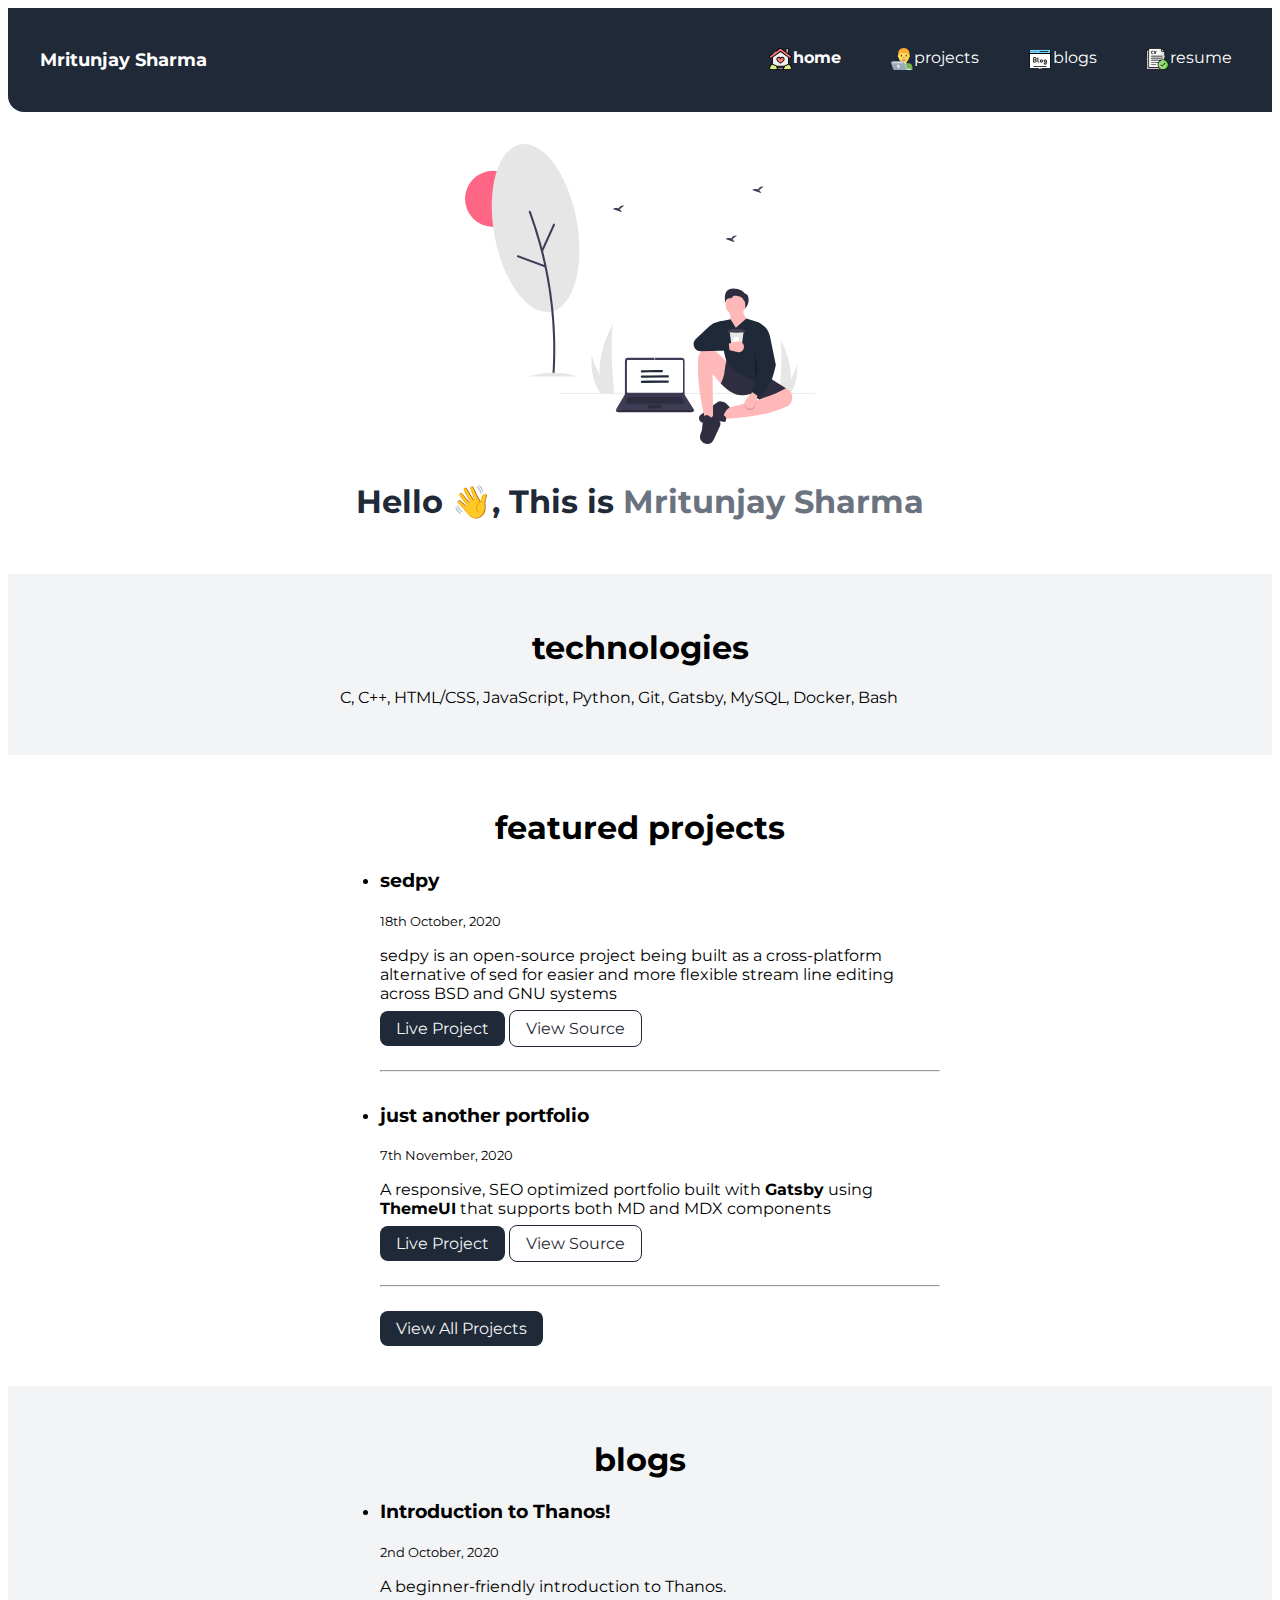
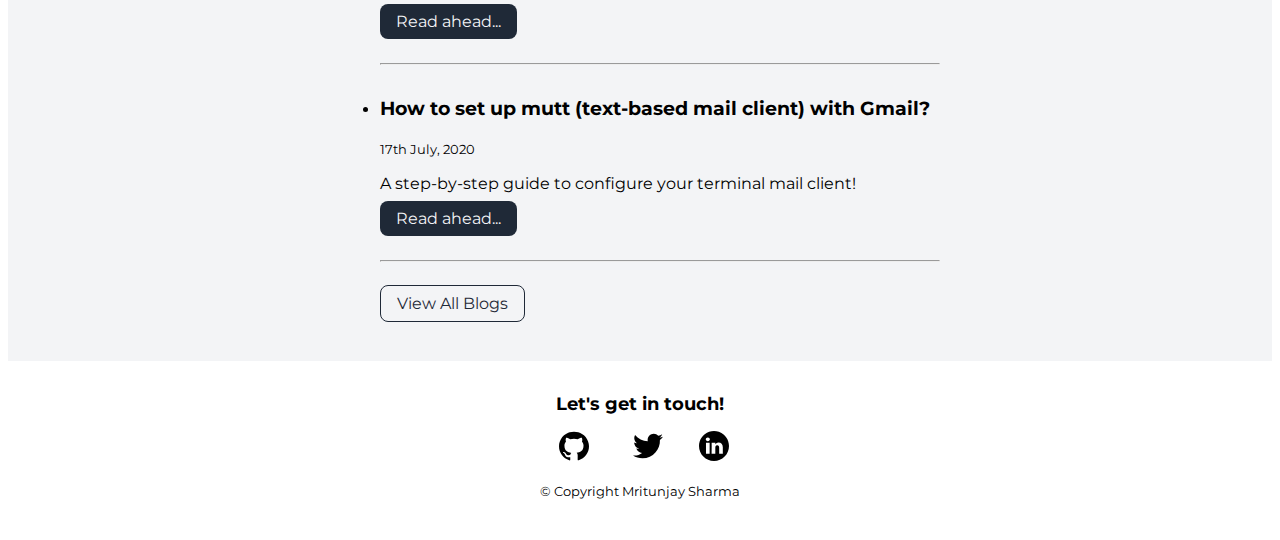
<file: index.html>
<!DOCTYPE html>
<html lang="en">

<head>
    <meta charset="UTF-8">
    <meta name="viewport" content="width=device-width, initial-scale=1.0">
    <title>home | Mritunjay Sharma</title>
    <link href="styles.css" rel="stylesheet" />
</head>

<body>
    <nav class="navigation container">
        <div class="nav-brand"><a class="link" href="/">Mritunjay Sharma</a></div>
        <label for="toggle"><img class="emoji" src="/images/burger.svg"></label>
        <input type="checkbox" id="toggle" />
        <ul class="list-non-bullet nav-pills">
            <li class="list-item-inline">
                <a class="link link-active" href="/"> <span class="icon"><img draggable="false" loading="eager"
                            class="emoji" alt="🏡" src="/images/home.svg"></span> home</a>
            </li>
            <li class="list-item-inline">
                <a class="link" href="/projects.html"> <span class="icon"><img draggable="false" loading="eager"
                            class="emoji" alt="👨‍💻" src="images/projects.svg"></span> projects</a>
            </li>
            <li class="list-item-inline">
                <a class="link" href="/blogs.html"> <span class="icon"><img draggable="false" loading="eager"
                            class="emoji" alt="🗒" src="images/blogging.svg"></span> blogs </a>
            </li>
            <li class="list-item-inline">
                <a class="link" href="https://drive.google.com/file/d/17zW8grPJZRVPUJFK2oLMcBYwqTbS1GIc/view"> <span
                        class="icon"><img draggable="false" loading="eager" class="emoji" alt="🗒"
                            src="images/approved.svg"></span> resume </a>
            </li>
        </ul>
    </nav>

    <header class="hero">
        <img class="hero-img" src="images/hero-4.svg" />
        <h1 class="hero-heading">Hello <span class="wave">&#128075</span>, This is <span
                class="heading-inverted">Mritunjay Sharma</span></h1>
    </header>



    <section class="section ow">
        <div class="container container-center">
            <h1>technologies</h1>
            <p>C, C++, HTML/CSS, JavaScript, Python, Git, Gatsby, MySQL, Docker, Bash</p>
        </div>

    </section>

    <section class="section">
        <div class="container container-center">
            <h1>featured projects</h1>
            <ul>
                <li>
                    <h3>sedpy</h3>
                    <small>18th October, 2020</small>
                    <p>sedpy is an open-source project being built as a cross-platform alternative of sed for easier and
                        more flexible stream line editing across BSD and GNU systems
                    </p>
                    <a class="link link-primary btn" href="https://pypi.org/project/sedpy/1.0.0/">Live
                        Project</a>
                    <a class="link link-secondary btn" href="https://github.com/mritunjaysharma394/sedpy">View
                        Source</a>
                </li>
                <hr />
                <li>
                    <h3>just another portfolio</h3>
                    <small>7th November, 2020</small>
                    <p>A responsive, SEO optimized portfolio built with <strong>Gatsby</strong> using
                        <strong>ThemeUI</strong> that supports both MD and MDX components</p>

                    <a class="link link-primary btn" href="http://mritunjaysharma.in/">Live
                        Project</a>
                    <a class="link link-secondary btn"
                        href="https://github.com/mritunjaysharma394/mritunjay-website">View
                        Source</a>
                </li>
                <hr />
                <a class="link link-primary btn-projects" href="/projects.html">View All
                    Projects</a>
            </ul>


        </div>
    </section>

    <section class="section ow">
        <div class="container container-center">
            <h1>blogs</h1>
            <ul>
                <li>
                    <h3>Introduction to Thanos!</h3>
                    <small>2nd October, 2020</small>
                    <p>A beginner-friendly introduction to Thanos.</p>

                    <a class="link link-primary btn" href="/blogs/intro-to-thanos.html"> Read ahead... </a>

                </li>
                <hr />
                <li>
                    <h3>How to set up mutt (text-based mail client) with Gmail?</h3>
                    <small>17th July, 2020</small>
                    <p>A step-by-step guide to configure your terminal mail client!
                    </p>
                    <a class="link link-primary btn" href="/blogs/how-to-install-mutt.html"> Read ahead...
                    </a>

                </li>
                <hr />
                <a class="link link-secondary btn-projects" href="/blogs.html">View All Blogs</a>
            </ul>



        </div>

    </section>


    <footer class="footer">
        <div class="footer-header">Let's get in touch!</div>
        <ul class="social-links">
            <li class="list-item-inline">
                <a class="link" href="http://github.com/mritunjaysharma394"><img class="footer-sm-icon"
                        src="images/github.svg" />
                </a>
            </li class="list-item-inline"> <a class="link" href="https://twitter.com/mritunjay394"><img
                    class="footer-sm-icon" src="images/twitter.svg" />
            </a>
            </li class="list-item-inline"> <a class="link" href="https://www.linkedin.com/in/mritunjay394/"><img
                    class="footer-sm-icon" src="images/linkedin.svg" /></li>
            </a>
        </ul>
        <small> © Copyright Mritunjay Sharma </small>
    </footer>

</body>

</html>
</file>
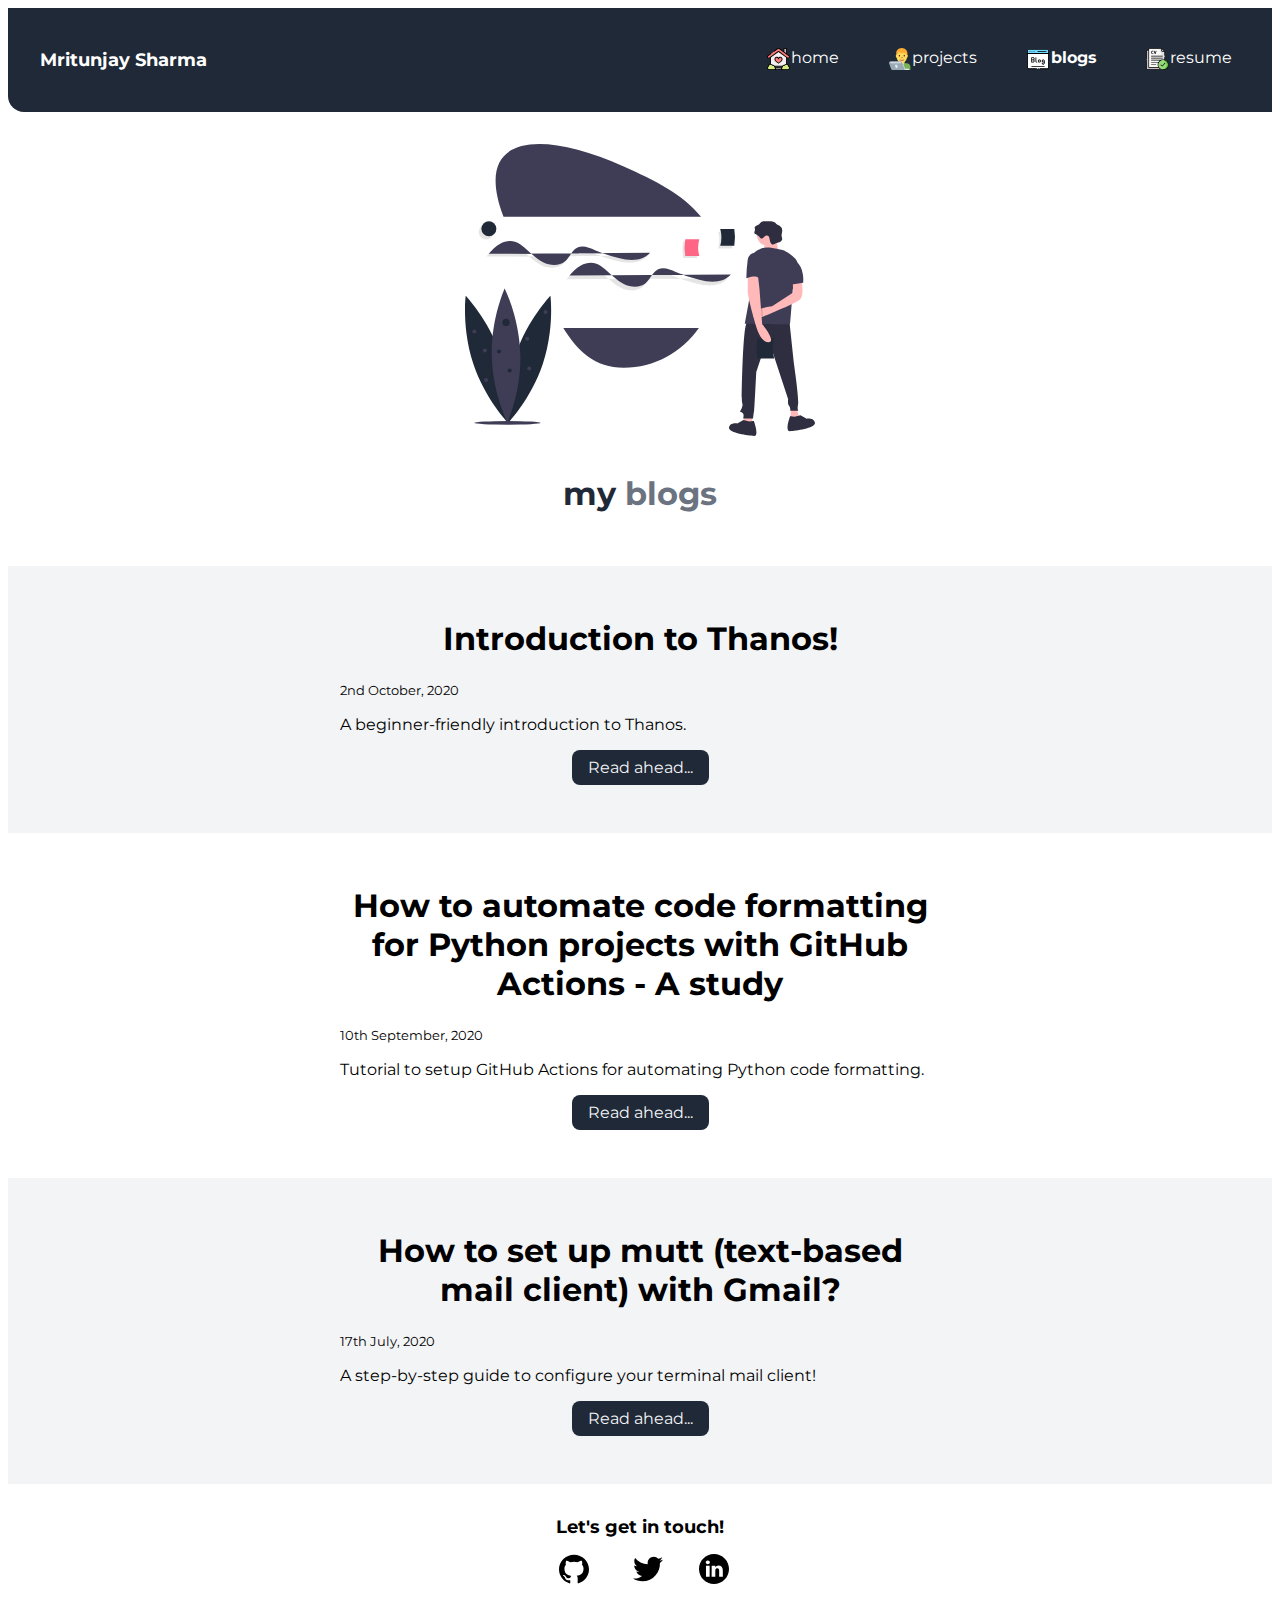
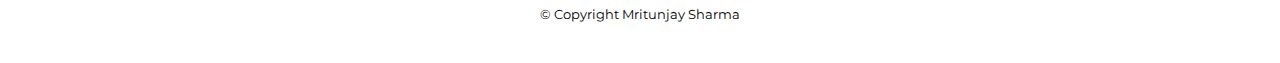
<file: blogs.html>
<!DOCTYPE html>
<html lang="en">

<head>
    <meta charset="UTF-8">
    <meta name="viewport" content="width=device-width, initial-scale=1.0">
    <link href="styles.css" rel="stylesheet" />
    <title>blogs | Mritunjay Sharma</title>
</head>

<body>
    <nav class="navigation container">
        <div class="nav-brand"><a class="link" href="/">Mritunjay Sharma</a></div>
        <label for="toggle"><img class="emoji" src="/images/burger.svg"></label>
        <input type="checkbox" id="toggle" />
        <ul class="list-non-bullet nav-pills">
            <li class="list-item-inline">
                <a class="link" href="/"> <span class="icon"><img draggable="false" loading="eager" class="emoji"
                            alt="🏡" src="/images/home.svg"></span> home</a>
            </li>
            <li class="list-item-inline">
                <a class="link" href="/projects.html"> <span class="icon"><img draggable="false" loading="eager"
                            class="emoji" alt="👨‍💻" src="images/projects.svg"></span> projects</a>
            </li>
            <li class="list-item-inline">
                <a class="link link-active" href="/blogs.html"> <span class="icon"><img draggable="false"
                            loading="eager" class="emoji" alt="🗒" src="images/blogging.svg"></span> blogs </a>
            </li>
            <li class="list-item-inline">
                <a class="link" href="https://drive.google.com/file/d/17zW8grPJZRVPUJFK2oLMcBYwqTbS1GIc/view"> <span
                        class="icon"><img draggable="false" loading="eager" class="emoji" alt="🗒"
                            src="images/approved.svg"></span> resume </a>
            </li>
        </ul>
    </nav>
    <header class="hero">
        <img class="hero-img" src="images/blogs-header.svg" />
        <h1 class="hero-heading">my <span class="heading-inverted"> blogs</span></h1>
    </header>

    <section class="section ow">
        <div class="container container-center">
            <h1>Introduction to Thanos!</h1>
            <small>2nd October, 2020</small>
            <p>A beginner-friendly introduction to Thanos.</p>

            <p class="link-center"><a class="btn-projects link link-primary" href="/blogs/intro-to-thanos.html"> Read ahead...
                </a></p>

        </div>
    </section>

    <section class="section">
        <div class="container container-center">
            <h1>How to automate code formatting for Python projects with GitHub Actions - A study</h1>
            <small>10th September, 2020</small>
            <p>Tutorial to setup GitHub Actions for automating Python code formatting.</p>
            <p class="link-center"><a class="btn-projects link link-primary"
                    href="/blogs/how-to-begin-with-github-actions.html"> Read
                    ahead... </a></p>
        </div>
    </section>
    <section class="section ow">
        <div class="container container-center">
            <h1>How to set up mutt (text-based mail client) with Gmail?</h1>
            <small>17th July, 2020</small>
            <p>A step-by-step guide to configure your terminal mail client!
            </p>
            <p class="link-center"><a class="btn-projects link link-primary" href="/blogs/how-to-install-mutt.html"> Read
                    ahead... </a></p>

        </div>
    </section>


    <footer class="footer">
        <div class="footer-header">Let's get in touch!</div>
        <ul class="social-links">
            <li class="list-item-inline">
                <a class="link" href="http://github.com/mritunjaysharma394"><img class="footer-sm-icon"
                        src="images/github.svg" />
                </a>
            </li class="list-item-inline"> <a class="link" href="https://twitter.com/mritunjay394"><img
                    class="footer-sm-icon" src="images/twitter.svg" />
            </a>
            </li class="list-item-inline"> <a class="link" href="https://www.linkedin.com/in/mritunjay394/"><img
                    class="footer-sm-icon" src="images/linkedin.svg" /></li>
            </a>
        </ul>
        <small> © Copyright Mritunjay Sharma </small>
    </footer>
</body>

</html>
</file>
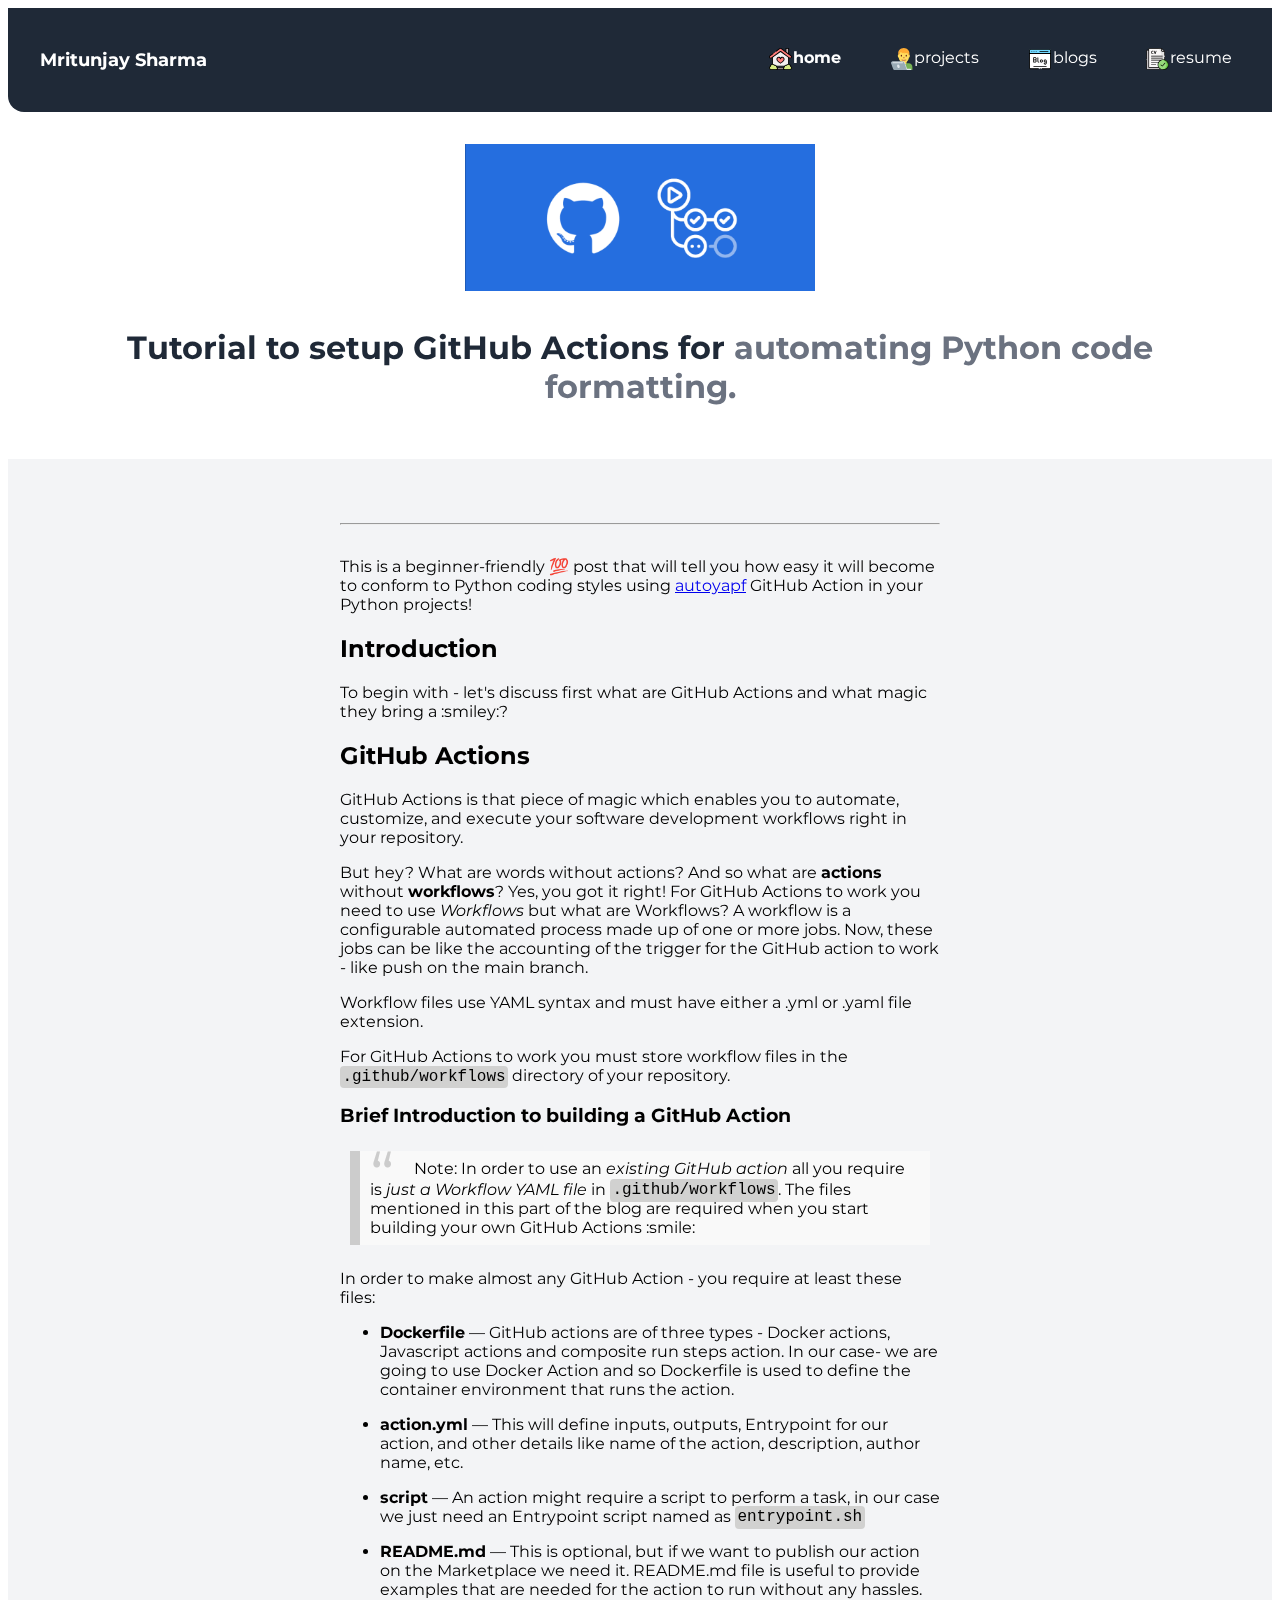
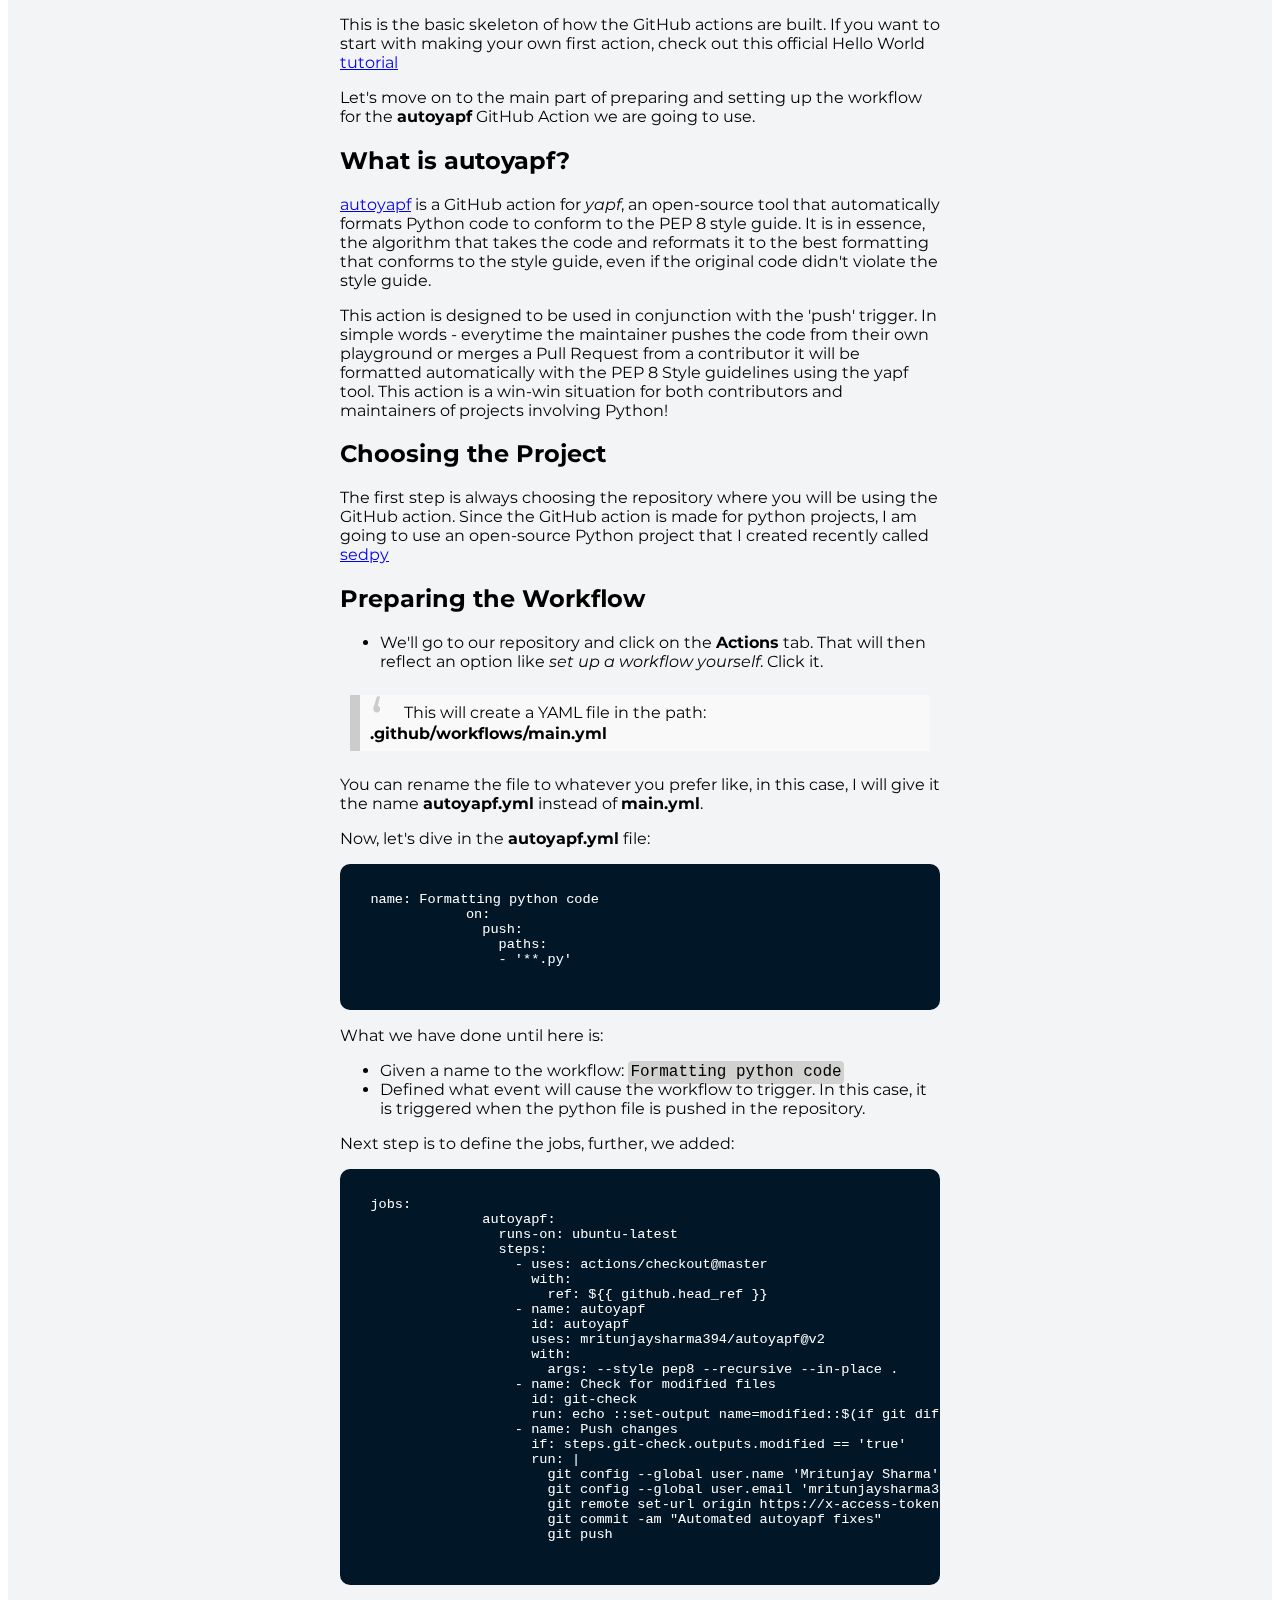
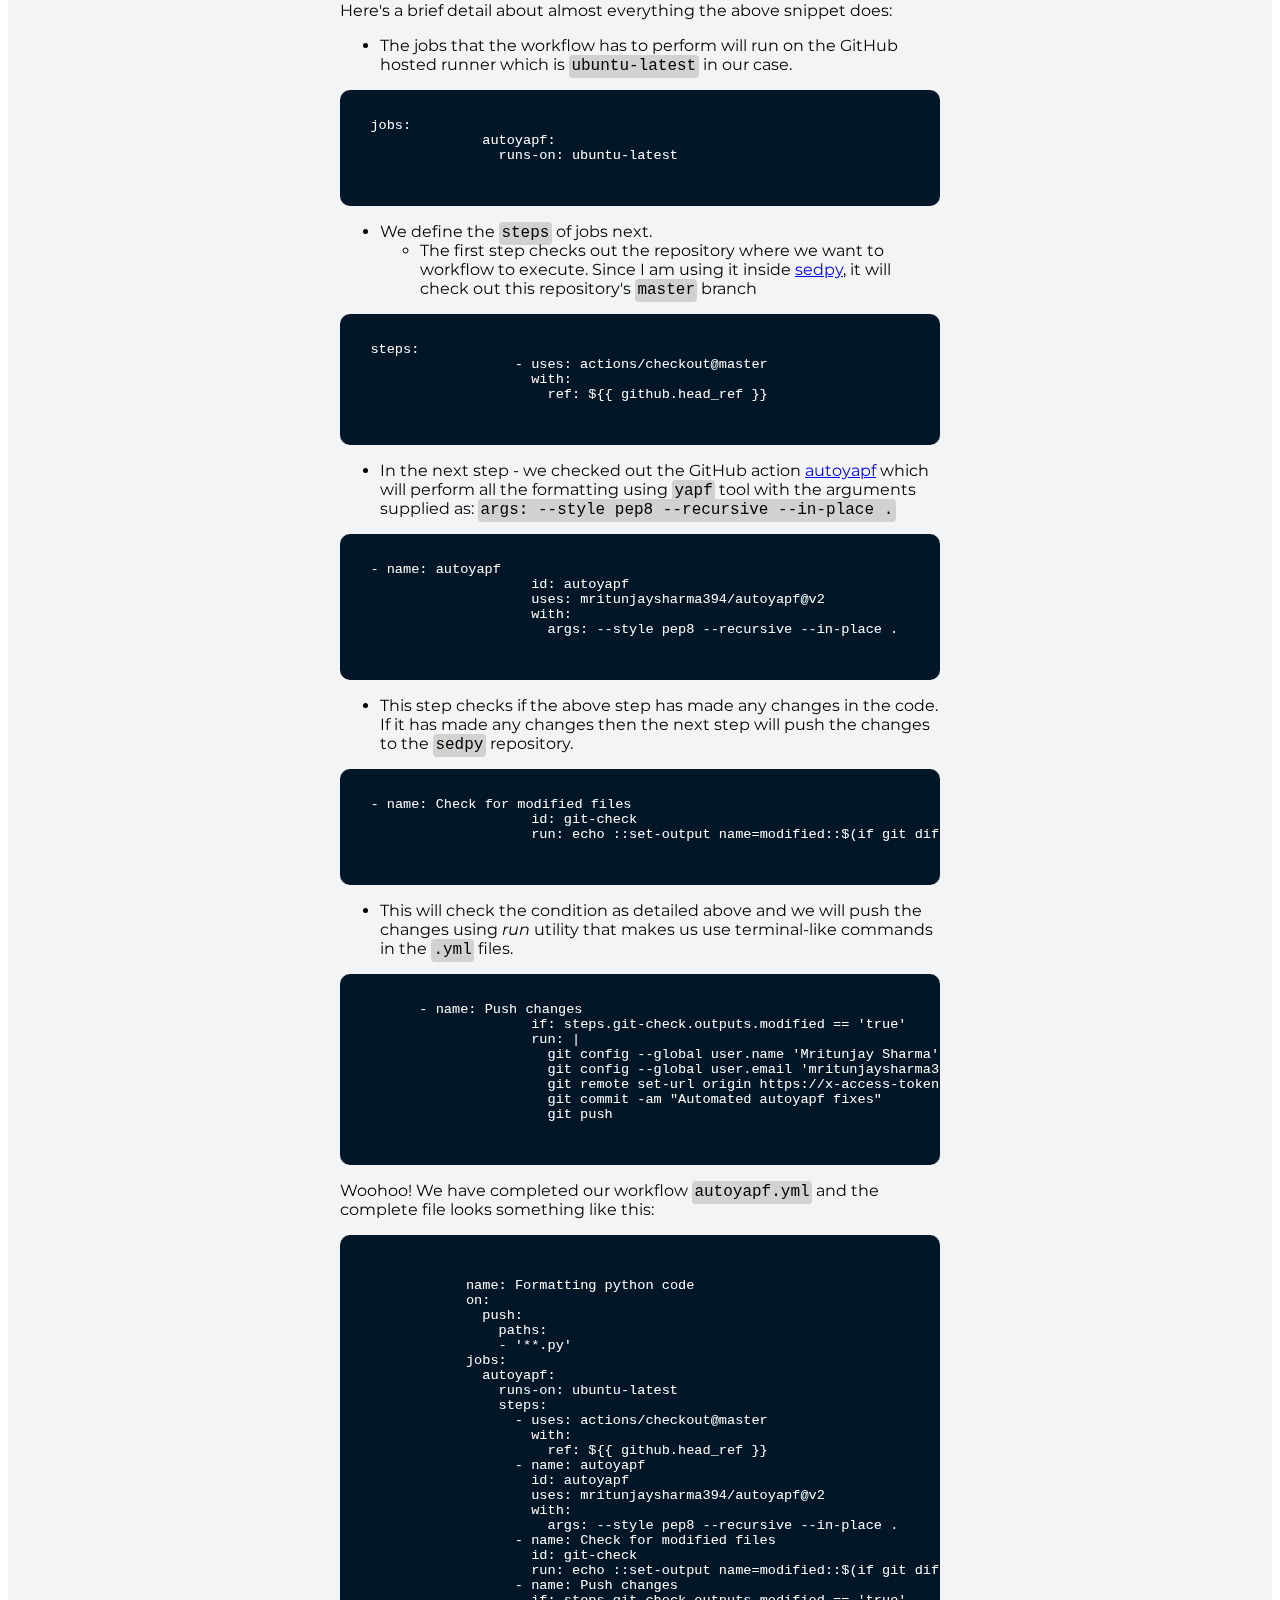
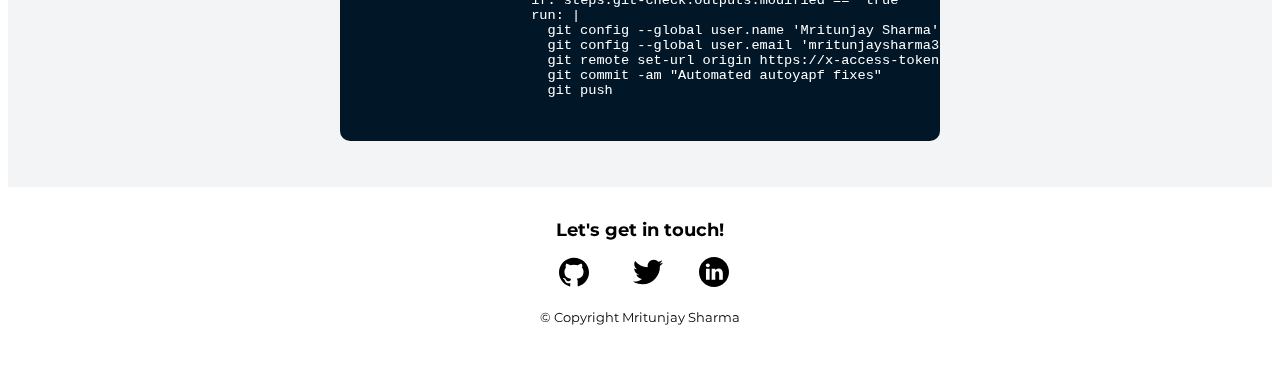
<file: how-to-begin-with-github-actions.html>
<!DOCTYPE html>
<html lang="en">

<head>
    <meta charset="UTF-8">
    <meta name="viewport" content="width=device-width, initial-scale=1.0">
    <title>home | Mritunjay Sharma</title>
    <link href="styles.css" rel="stylesheet" />
</head>

<body>
    <nav class="navigation container">
        <div class="nav-brand"><a class="link" href="/">Mritunjay Sharma</a></div>
        <label for="toggle"><img class="emoji" src="/images/burger.svg"></label>
        <input type="checkbox" id="toggle" />
        <ul class="list-non-bullet nav-pills">
            <li class="list-item-inline">
                <a class="link link-active" href="/"> <span class="icon"><img draggable="false" loading="eager"
                            class="emoji" alt="🏡" src="/images/home.svg"></span> home</a>
            </li>
            <li class="list-item-inline">
                <a class="link" href="/projects.html"> <span class="icon"><img draggable="false" loading="eager"
                            class="emoji" alt="👨‍💻" src="images/projects.svg"></span> projects</a>
            </li>
            <li class="list-item-inline">
                <a class="link" href="/blogs.html"> <span class="icon"><img draggable="false" loading="eager"
                            class="emoji" alt="🗒" src="images/blogging.svg"></span> blogs </a>
            </li>
            <li class="list-item-inline">
                <a class="link" href="https://drive.google.com/file/d/17zW8grPJZRVPUJFK2oLMcBYwqTbS1GIc/view"> <span
                        class="icon"><img draggable="false" loading="eager" class="emoji" alt="🗒"
                            src="images/approved.svg"></span> resume </a>
            </li>
        </ul>
    </nav>

    <header class="hero">
        <img class="hero-img" src="images/GithubActions.png" />
        <h1 class="hero-heading">Tutorial to setup GitHub Actions for<span class="heading-inverted"> automating Python
                code formatting.</span></h1>
    </header>

    <section class="section ow">
        <div class="container container-center">
            <hr>
            <p>This is a beginner-friendly 💯 post that will tell you how easy it will become to conform to Python
                coding styles using <a href="https://github.com/marketplace/actions/autoyapf">autoyapf</a> GitHub Action
                in your Python projects!</p>
            <h2 id="introduction">Introduction</h2>
            <p>To begin with - let&#39;s discuss first what are GitHub Actions and what magic they bring a :smiley:?</p>
            <h2 id="github-actions">GitHub Actions</h2>
            <p>GitHub Actions is that piece of magic which enables you to automate, customize, and execute your software
                development workflows right in your repository.</p>
            <p>But hey? What are words without actions? And so what are <strong>actions</strong> without
                <strong>workflows</strong>? Yes, you got it right! For GitHub Actions to work you need to use
                <em>Workflows</em> but what are Workflows?
                A workflow is a configurable automated process made up of one or more jobs. Now, these jobs can be like
                the accounting of the trigger for the GitHub action to work - like push on the main branch.</p>
            <p>Workflow files use YAML syntax and must have either a .yml or .yaml file extension. </p>
            <p>For GitHub Actions to work you must store workflow files in the <code>.github/workflows</code> directory
                of your repository.</p>
            <h3 id="brief-introduction-to-building-a-github-action">Brief Introduction to building a GitHub Action</h3>
            <blockquote>
                <p>Note: In order to use an <em>existing GitHub action</em> all you require is <em>just a Workflow YAML
                        file</em> in <code>.github/workflows</code>. The files mentioned in this part of the blog are
                    required when you start building your own GitHub Actions :smile: </p>
            </blockquote>
            <p>In order to make almost any GitHub Action - you require at least these files:</p>
            <ul>
                <li>
                    <p><strong>Dockerfile</strong> — GitHub actions are of three types - Docker actions, Javascript
                        actions and composite run steps action. In our case- we are going to use Docker Action and so
                        Dockerfile is used to define the container environment that runs the action.</p>
                </li>
                <li>
                    <p><strong>action.yml</strong> — This will define inputs, outputs, Entrypoint for our action, and
                        other details like name of the action, description, author name, etc.</p>
                </li>
                <li>
                    <p><strong>script</strong> — An action might require a script to perform a task, in our case we just
                        need an Entrypoint script named as <code>entrypoint.sh</code></p>
                </li>
                <li>
                    <p><strong>README.md</strong> — This is optional, but if we want to publish our action on the
                        Marketplace we need it. README.md file is useful to provide examples that are needed for the
                        action to run without any hassles.</p>
                </li>
            </ul>
            <p>This is the basic skeleton of how the GitHub actions are built. If you want to start with making your own
                first action, check out this official Hello World <a
                    href="https://docs.github.com/en/actions/creating-actions/creating-a-docker-container-action">tutorial</a>
            </p>
            <p>Let&#39;s move on to the main part of preparing and setting up the workflow for the
                <strong>autoyapf</strong> GitHub Action we are going to use.</p>
            <h2 id="what-is-autoyapf-">What is autoyapf?</h2>
            <p><a href="https://github.com/marketplace/actions/autoyapf">autoyapf</a> is a GitHub action for
                <em>yapf</em>, an open-source tool that automatically formats Python code to conform to the PEP 8 style
                guide. It is in essence, the algorithm that takes the code and reformats it to the best formatting that
                conforms to the style guide, even if the original code didn&#39;t violate the style guide.</p>
            <p>This action is designed to be used in conjunction with the &#39;push&#39; trigger. In simple words -
                everytime the maintainer pushes the code from their own playground or merges a Pull Request from a
                contributor it will be formatted automatically with the PEP 8 Style guidelines using the yapf tool. This
                action is a win-win situation for both contributors and maintainers of projects involving Python! </p>
            <h2 id="choosing-the-project">Choosing the Project</h2>
            <p>The first step is always choosing the repository where you will be using the GitHub action.
                Since the GitHub action is made for python projects, I am going to use an open-source Python project
                that I created recently called <a href="https://github.com/mritunjaysharma394/sedpy">sedpy</a></p>
            <h2 id="preparing-the-workflow">Preparing the Workflow</h2>
            <ul>
                <li>We&#39;ll go to our repository and click on the <strong>Actions</strong> tab. That will then reflect
                    an option like <em>set up a workflow yourself</em>. Click it.</li>
            </ul>
            <blockquote>
                <p>This will create a YAML file in the path:
                    <strong>.github/workflows/main.yml</strong></p>
            </blockquote>
            <p>You can rename the file to whatever you prefer like, in this case, I will give it the name
                <strong>autoyapf.yml</strong> instead of <strong>main.yml</strong>. </p>
            <p>Now, let&#39;s dive in the <strong>autoyapf.yml</strong> file: </p>
            <pre><code class="lang-yaml"><span class="hljs-attribute">name</span>: Formatting python code
            <span class="hljs-attribute">on</span>:
              <span class="hljs-attribute">push</span>:
                <span class="hljs-attribute">paths</span>:
                - <span class="hljs-string">'**.py'</span>
            </code></pre>
            <p>What we have done until here is: </p>
            <ul>
                <li>Given a name to the workflow: <code>Formatting python code</code></li>
                <li>Defined what event will cause the workflow to trigger. In this case, it is triggered when the python
                    file is pushed in the repository. </li>
            </ul>
            <p>Next step is to define the jobs, further, we added:</p>
            <pre><code class="lang-yaml"><span class="hljs-string">jobs:</span>
              <span class="hljs-string">autoyapf:</span>
                <span class="hljs-string">runs-on:</span> <span class="hljs-string">ubuntu-latest
            </span>    <span class="hljs-string">steps:</span>
                  - <span class="hljs-string">uses:</span> <span class="hljs-string">actions/</span><span class="hljs-string">checkout@</span><span class="hljs-string">master
            </span>        <span class="hljs-string">with:</span>
                      <span class="hljs-string">ref:</span> ${{ <span class="hljs-string">github.</span><span class="hljs-string">head_ref </span>}}
                  - <span class="hljs-string">name:</span> <span class="hljs-string">autoyapf
            </span>        <span class="hljs-string">id:</span> <span class="hljs-string">autoyapf
            </span>        <span class="hljs-string">uses:</span> <span class="hljs-string">mritunjaysharma394/</span><span class="hljs-string">autoyapf@</span><span class="hljs-string">v2
            </span>        <span class="hljs-string">with:</span>
                      <span class="hljs-string">args:</span> <span class="hljs-built_in">--style</span> <span class="hljs-string">pep8 </span><span class="hljs-built_in">--recursive</span> <span class="hljs-built_in">--in-place</span> .
                  - <span class="hljs-string">name:</span> <span class="hljs-string">Check </span><span class="hljs-string">for </span><span class="hljs-string">modified </span><span class="hljs-string">files
            </span>        <span class="hljs-string">id:</span> <span class="hljs-string">git-check
            </span>        <span class="hljs-string">run:</span> <span class="hljs-string">echo </span>::<span class="hljs-built_in">set-output</span> <span class="hljs-string">name=</span><span class="hljs-string">modified:</span>:$(<span class="hljs-string">if </span><span class="hljs-string">git </span><span class="hljs-string">diff-index </span><span class="hljs-built_in">--quiet</span> <span class="hljs-string">HEAD </span>--; <span class="hljs-string">then </span><span class="hljs-string">echo </span><span class="hljs-string">"false"</span>; <span class="hljs-string">else </span><span class="hljs-string">echo </span><span class="hljs-string">"true"</span>; <span class="hljs-string">fi)</span>
                  - <span class="hljs-string">name:</span> <span class="hljs-string">Push </span><span class="hljs-string">changes
            </span>        <span class="hljs-string">if:</span> <span class="hljs-string">steps.</span><span class="hljs-string">git-check.</span><span class="hljs-string">outputs.</span><span class="hljs-string">modified </span>== <span class="hljs-string">'true'</span>
                    <span class="hljs-string">run:</span> |
                      <span class="hljs-string">git </span><span class="hljs-string">config </span><span class="hljs-built_in">--global</span> <span class="hljs-string">user.</span><span class="hljs-string">name </span><span class="hljs-string">'Mritunjay Sharma'</span>
                      <span class="hljs-string">git </span><span class="hljs-string">config </span><span class="hljs-built_in">--global</span> <span class="hljs-string">user.</span><span class="hljs-string">email </span><span class="hljs-string">'mritunjaysharma394@users.noreply.github.com'</span>
                      <span class="hljs-string">git </span><span class="hljs-string">remote </span><span class="hljs-built_in">set-url</span> <span class="hljs-string">origin </span><span class="hljs-string">https:</span>//<span class="hljs-string">x-access-</span><span class="hljs-string">token:</span>${{ <span class="hljs-string">secrets.</span><span class="hljs-string">GITHUB_TOKEN </span>}}@<span class="hljs-string">github.</span><span class="hljs-string">com/</span>${{ <span class="hljs-string">github.</span><span class="hljs-string">repository </span>}}
                      <span class="hljs-string">git </span><span class="hljs-string">commit </span>-<span class="hljs-string">am </span><span class="hljs-string">"Automated autoyapf fixes"</span>
                      <span class="hljs-string">git </span><span class="hljs-string">push</span>
            </code></pre>
            <p>Here&#39;s a brief detail about almost everything the above snippet does: </p>
            <ul>
                <li>The jobs that the workflow has to perform will run on the GitHub hosted runner which is
                    <code>ubuntu-latest</code> in our case.</li>
            </ul>
            <pre><code class="lang-yaml"><span class="hljs-attribute">jobs</span>:
              <span class="hljs-attribute">autoyapf</span>:
                <span class="hljs-attribute">runs-on</span>: ubuntu-latest
            </code></pre>
            <ul>
                <li>We define the <code>steps</code> of jobs next.<ul>
                        <li>The first step checks out the repository where we want to workflow to execute. Since I am
                            using it inside <a href="https://github.com/mritunjaysharma394/sedpy">sedpy</a>, it will
                            check out this repository&#39;s <code>master</code> branch</li>
                    </ul>
                </li>
            </ul>
            <pre><code class="lang-yaml">steps:
                  - uses: actions/checkout@<span class="hljs-keyword">master</span>
                    <span class="hljs-title">with</span>:
                      <span class="hljs-keyword">ref</span>: ${{ github.head_ref }}
            </code></pre>
            <ul>
                <li>In the next step - we checked out the GitHub action
                    <a href="https://github.com/marketplace/actions/autoyapf">autoyapf</a> which will perform all the
                    formatting using <code>yapf</code> tool with the arguments supplied as: <code>args: --style pep8
                        --recursive --in-place .</code></li>
            </ul>
            <pre><code class="lang-yaml"><span class="hljs-attr">- name:</span> autoyapf
            <span class="hljs-attr">        id:</span> autoyapf
            <span class="hljs-attr">        uses:</span> mritunjaysharma394/autoyapf@v2
            <span class="hljs-attr">        with:</span>
            <span class="hljs-attr">          args:</span> --style pep8 --recursive --in-place .
            </code></pre>
            <ul>
                <li>This step checks if the above step has made any changes in the code. If it has made any changes then
                    the next step will push the changes to the <code>sedpy</code> repository. </li>
            </ul>
            <pre><code class="lang-yaml">- <span class="hljs-string">name:</span> <span class="hljs-string">Check </span><span class="hljs-string">for </span><span class="hljs-string">modified </span><span class="hljs-string">files
            </span>        <span class="hljs-string">id:</span> <span class="hljs-string">git-check
            </span>        <span class="hljs-string">run:</span> <span class="hljs-string">echo </span>::<span class="hljs-built_in">set-output</span> <span class="hljs-string">name=</span><span class="hljs-string">modified:</span>:$(<span class="hljs-string">if </span><span class="hljs-string">git </span><span class="hljs-string">diff-index </span><span class="hljs-built_in">--quiet</span> <span class="hljs-string">HEAD </span>--; <span class="hljs-string">then </span><span class="hljs-string">echo </span><span class="hljs-string">"false"</span>; <span class="hljs-string">else </span><span class="hljs-string">echo </span><span class="hljs-string">"true"</span>; <span class="hljs-string">fi)</span>
            </code></pre>
            <ul>
                <li>This will check the condition as detailed above and we will push the changes using <em>run</em>
                    utility that makes us use terminal-like commands in the <code>.yml</code> files.</li>
            </ul>
            <pre><code class="lang-yaml">      - <span class="hljs-string">name:</span> <span class="hljs-string">Push </span><span class="hljs-string">changes
            </span>        <span class="hljs-string">if:</span> <span class="hljs-string">steps.</span><span class="hljs-string">git-check.</span><span class="hljs-string">outputs.</span><span class="hljs-string">modified </span>== <span class="hljs-string">'true'</span>
                    <span class="hljs-string">run:</span> |
                      <span class="hljs-string">git </span><span class="hljs-string">config </span><span class="hljs-built_in">--global</span> <span class="hljs-string">user.</span><span class="hljs-string">name </span><span class="hljs-string">'Mritunjay Sharma'</span>
                      <span class="hljs-string">git </span><span class="hljs-string">config </span><span class="hljs-built_in">--global</span> <span class="hljs-string">user.</span><span class="hljs-string">email </span><span class="hljs-string">'mritunjaysharma394@users.noreply.github.com'</span>
                      <span class="hljs-string">git </span><span class="hljs-string">remote </span><span class="hljs-built_in">set-url</span> <span class="hljs-string">origin </span><span class="hljs-string">https:</span>//<span class="hljs-string">x-access-</span><span class="hljs-string">token:</span>${{ <span class="hljs-string">secrets.</span><span class="hljs-string">GITHUB_TOKEN </span>}}@<span class="hljs-string">github.</span><span class="hljs-string">com/</span>${{ <span class="hljs-string">github.</span><span class="hljs-string">repository </span>}}
                      <span class="hljs-string">git </span><span class="hljs-string">commit </span>-<span class="hljs-string">am </span><span class="hljs-string">"Automated autoyapf fixes"</span>
                      <span class="hljs-string">git </span><span class="hljs-string">push</span>
            </code></pre>
            <p>Woohoo! We have completed our workflow <code>autoyapf.yml</code> and the complete file looks
                something like this: </p>
            <pre><code class="lang-yaml">
            <span class="hljs-string">name:</span> <span class="hljs-string">Formatting </span><span class="hljs-string">python </span><span class="hljs-string">code
            </span><span class="hljs-string">on:</span>
              <span class="hljs-string">push:</span>
                <span class="hljs-string">paths:</span>
                - <span class="hljs-string">'**.py'</span>
            <span class="hljs-string">jobs:</span>
              <span class="hljs-string">autoyapf:</span>
                <span class="hljs-string">runs-on:</span> <span class="hljs-string">ubuntu-latest
            </span>    <span class="hljs-string">steps:</span>
                  - <span class="hljs-string">uses:</span> <span class="hljs-string">actions/</span><span class="hljs-string">checkout@</span><span class="hljs-string">master
            </span>        <span class="hljs-string">with:</span>
                      <span class="hljs-string">ref:</span> ${{ <span class="hljs-string">github.</span><span class="hljs-string">head_ref </span>}}
                  - <span class="hljs-string">name:</span> <span class="hljs-string">autoyapf
            </span>        <span class="hljs-string">id:</span> <span class="hljs-string">autoyapf
            </span>        <span class="hljs-string">uses:</span> <span class="hljs-string">mritunjaysharma394/</span><span class="hljs-string">autoyapf@</span><span class="hljs-string">v2
            </span>        <span class="hljs-string">with:</span>
                      <span class="hljs-string">args:</span> <span class="hljs-built_in">--style</span> <span class="hljs-string">pep8 </span><span class="hljs-built_in">--recursive</span> <span class="hljs-built_in">--in-place</span> .
                  - <span class="hljs-string">name:</span> <span class="hljs-string">Check </span><span class="hljs-string">for </span><span class="hljs-string">modified </span><span class="hljs-string">files
            </span>        <span class="hljs-string">id:</span> <span class="hljs-string">git-check
            </span>        <span class="hljs-string">run:</span> <span class="hljs-string">echo </span>::<span class="hljs-built_in">set-output</span> <span class="hljs-string">name=</span><span class="hljs-string">modified:</span>:$(<span class="hljs-string">if </span><span class="hljs-string">git </span><span class="hljs-string">diff-index </span><span class="hljs-built_in">--quiet</span> <span class="hljs-string">HEAD </span>--; <span class="hljs-string">then </span><span class="hljs-string">echo </span><span class="hljs-string">"false"</span>; <span class="hljs-string">else </span><span class="hljs-string">echo </span><span class="hljs-string">"true"</span>; <span class="hljs-string">fi)</span>
                  - <span class="hljs-string">name:</span> <span class="hljs-string">Push </span><span class="hljs-string">changes
            </span>        <span class="hljs-string">if:</span> <span class="hljs-string">steps.</span><span class="hljs-string">git-check.</span><span class="hljs-string">outputs.</span><span class="hljs-string">modified </span>== <span class="hljs-string">'true'</span>
                    <span class="hljs-string">run:</span> |
                      <span class="hljs-string">git </span><span class="hljs-string">config </span><span class="hljs-built_in">--global</span> <span class="hljs-string">user.</span><span class="hljs-string">name </span><span class="hljs-string">'Mritunjay Sharma'</span>
                      <span class="hljs-string">git </span><span class="hljs-string">config </span><span class="hljs-built_in">--global</span> <span class="hljs-string">user.</span><span class="hljs-string">email </span><span class="hljs-string">'mritunjaysharma394@users.noreply.github.com'</span>
                      <span class="hljs-string">git </span><span class="hljs-string">remote </span><span class="hljs-built_in">set-url</span> <span class="hljs-string">origin </span><span class="hljs-string">https:</span>//<span class="hljs-string">x-access-</span><span class="hljs-string">token:</span>${{ <span class="hljs-string">secrets.</span><span class="hljs-string">GITHUB_TOKEN </span>}}@<span class="hljs-string">github.</span><span class="hljs-string">com/</span>${{ <span class="hljs-string">github.</span><span class="hljs-string">repository </span>}}
                      <span class="hljs-string">git </span><span class="hljs-string">commit </span>-<span class="hljs-string">am </span><span class="hljs-string">"Automated autoyapf fixes"</span>
                      <span class="hljs-string">git </span><span class="hljs-string">push</span>
            </code></pre>

        </div>
    </section>

    <footer class="footer">
        <div class="footer-header">Let's get in touch!</div>
        <ul class="social-links">
            <li class="list-item-inline">
                <a class="link" href="http://github.com/mritunjaysharma394"><img class="footer-sm-icon"
                        src="images/github.svg" />
                </a>
            </li class="list-item-inline"> <a class="link" href="https://twitter.com/mritunjay394"><img
                    class="footer-sm-icon" src="images/twitter.svg" />
            </a>
            </li class="list-item-inline"> <a class="link" href="https://www.linkedin.com/in/mritunjay394/"><img
                    class="footer-sm-icon" src="images/linkedin.svg" /></li>
            </a>
        </ul>
        <small> © Copyright Mritunjay Sharma </small>
    </footer>
</body>

</html>
</file>
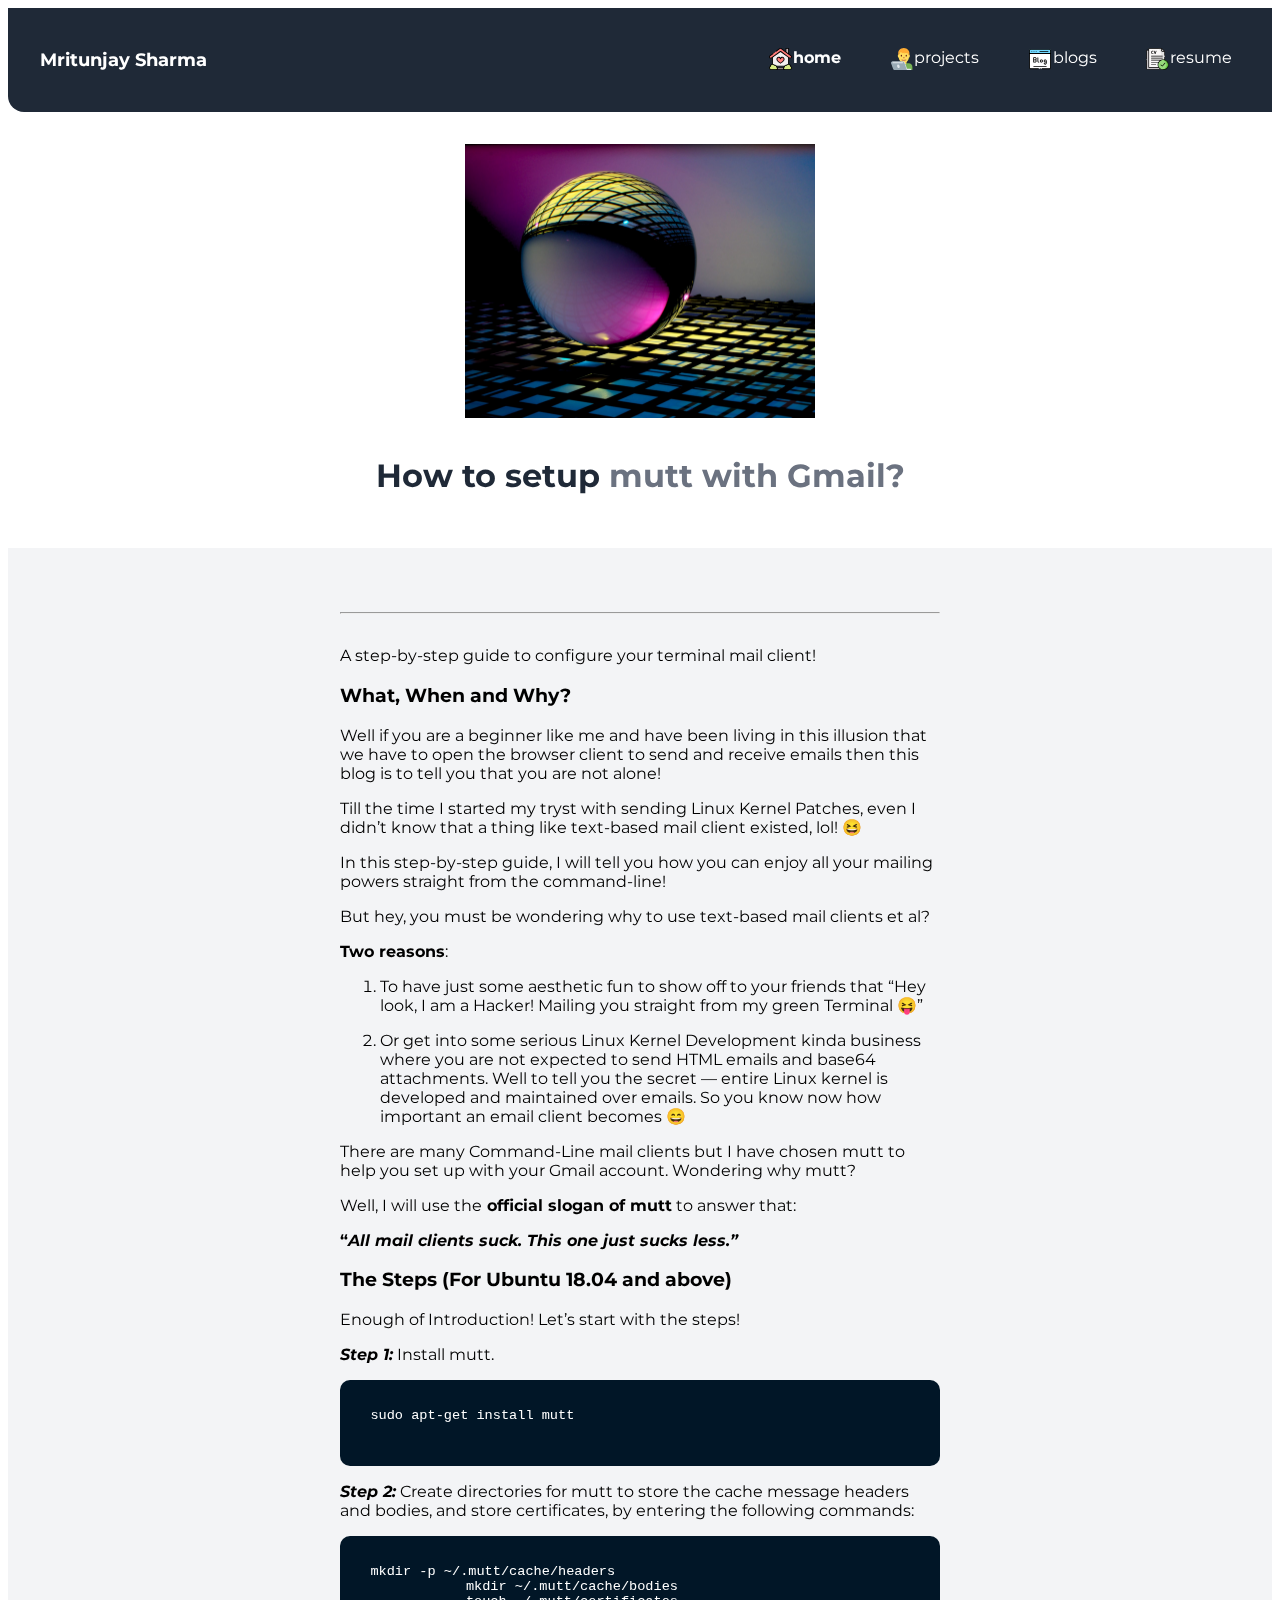
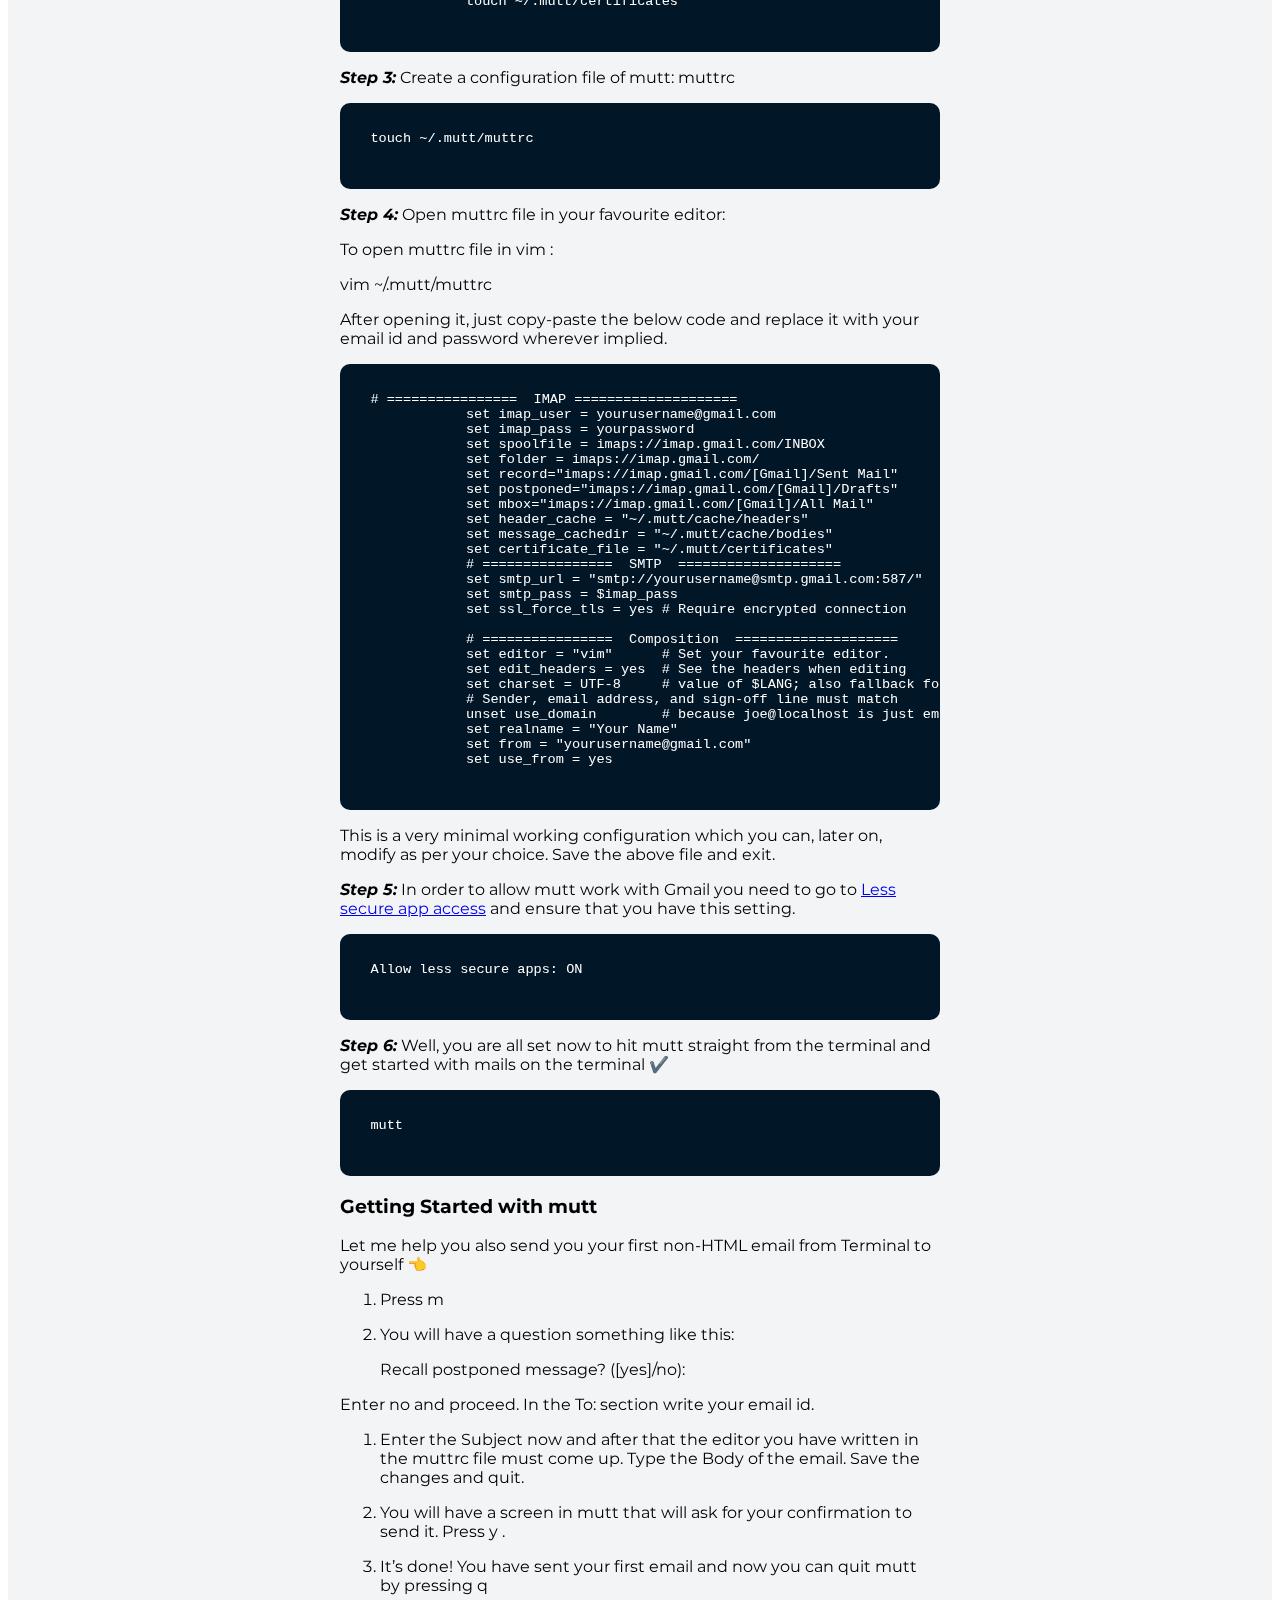
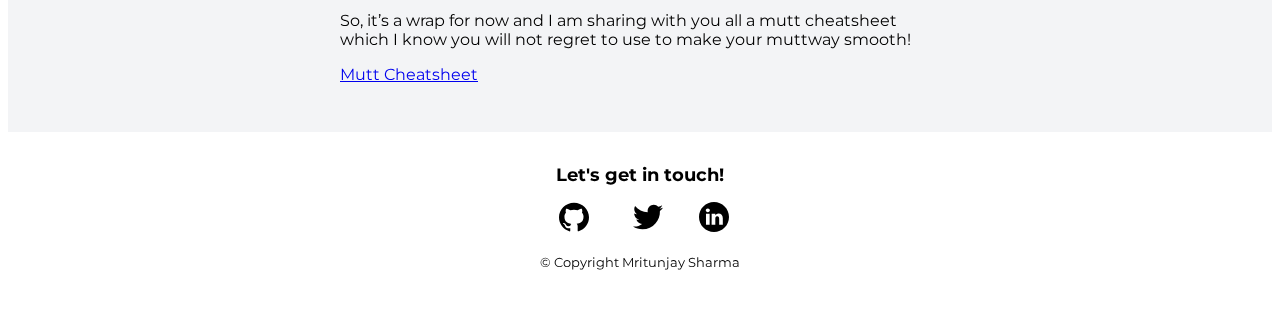
<file: how-to-install-mutt.html>
<!DOCTYPE html>
<html lang="en">

<head>
    <meta charset="UTF-8">
    <meta name="viewport" content="width=device-width, initial-scale=1.0">
    <title>home | Mritunjay Sharma</title>
    <link href="styles.css" rel="stylesheet" />
</head>

<body>
    <nav class="navigation container">
        <div class="nav-brand"><a class="link" href="/">Mritunjay Sharma</a></div>
        <label for="toggle"><img class="emoji" src="/images/burger.svg"></label>
        <input type="checkbox" id="toggle" />
        <ul class="list-non-bullet nav-pills">
            <li class="list-item-inline">
                <a class="link link-active" href="/"> <span class="icon"><img draggable="false" loading="eager"
                            class="emoji" alt="🏡" src="/images/home.svg"></span> home</a>
            </li>
            <li class="list-item-inline">
                <a class="link" href="/projects.html"> <span class="icon"><img draggable="false" loading="eager"
                            class="emoji" alt="👨‍💻" src="images/projects.svg"></span> projects</a>
            </li>
            <li class="list-item-inline">
                <a class="link" href="/blogs.html"> <span class="icon"><img draggable="false" loading="eager"
                            class="emoji" alt="🗒" src="images/blogging.svg"></span> blogs </a>
            </li>
            <li class="list-item-inline">
                <a class="link" href="https://drive.google.com/file/d/17zW8grPJZRVPUJFK2oLMcBYwqTbS1GIc/view"> <span
                        class="icon"><img draggable="false" loading="eager" class="emoji" alt="🗒"
                            src="images/approved.svg"></span> resume </a>
            </li>
        </ul>
    </nav>

    <header class="hero">
        <img class="hero-img" src="images/mutt.jpeg" />
        <h1 class="hero-heading">How to setup <span class="heading-inverted"> mutt with Gmail?</span></h1>
    </header>

    <section class="section ow">
        <div class="container container-center">
            <hr>
            <p>A step-by-step guide to configure your terminal mail client!</p>
            <h3 id="what-when-and-why-">What, When and Why?</h3>
            <p>Well if you are a beginner like me and have been living in this illusion that we have to open the browser
                client to send and receive emails then this blog is to tell you that you are not alone!</p>
            <p>Till the time I started my tryst with sending Linux Kernel Patches, even I didn’t know that a thing like
                text-based mail client existed, lol! 😆</p>
            <p>In this step-by-step guide, I will tell you how you can enjoy all your mailing powers straight from the
                command-line!</p>
            <p>But hey, you must be wondering why to use text-based mail clients et al?</p>
            <p><strong>Two reasons</strong>:</p>
            <ol>
                <li>
                    <p>To have just some aesthetic fun to show off to your friends that “Hey look, I am a Hacker!
                        Mailing you straight from my green Terminal 😝”</p>
                </li>
                <li>
                    <p>Or get into some serious Linux Kernel Development kinda business where you are not expected to
                        send HTML emails and base64 attachments. Well to tell you the secret — entire Linux kernel is
                        developed and maintained over emails. So you know now how important an email client becomes 😄
                    </p>
                </li>
            </ol>
            <p>There are many Command-Line mail clients but I have chosen mutt to help you set up with your Gmail
                account. Wondering why mutt?</p>
            <p>Well, I will use the<strong> official slogan of mutt</strong> to answer that:</p>
            <p><strong>“<em>All mail clients suck. This one just sucks less.”</em></strong></p>
            <h3 id="the-steps-for-ubuntu-18-04-and-above-">The Steps (For Ubuntu 18.04 and above)</h3>
            <p>Enough of Introduction! Let’s start with the steps!</p>
            <p><strong><em>Step 1:</em></strong> Install mutt.</p>
            <pre><code>sudo apt-<span class="hljs-keyword">get</span> install mutt
            </code></pre>
            <p><strong><em>Step 2:</em></strong> Create directories for mutt to store the cache message headers and
                bodies, and store certificates, by entering the following commands:</p>
            <pre><code>mkdir -p ~<span class="hljs-regexp">/.mutt/cache</span><span class="hljs-regexp">/headers
            mkdir ~/</span>.mutt/cache/bodies
            touch ~<span class="hljs-regexp">/.mutt/certificates</span>
            </code></pre>
            <p><strong><em>Step 3:</em></strong> Create a configuration file of mutt: muttrc</p>
            <pre><code>touch ~<span class="hljs-regexp">/.mutt/mu</span>ttrc
            </code></pre>
            <p><strong><em>Step 4:</em></strong> Open muttrc file in your favourite editor:</p>
            <p>To open muttrc file in vim :</p>
            <p>vim ~/.mutt/muttrc</p>
            <p>After opening it, just copy-paste the below code and replace it with your email id and password wherever
                implied.</p>
            <pre><code><span class="hljs-comment"># ================  IMAP ====================</span>
            <span class="hljs-built_in">set</span> imap_user = yourusername@gmail.com
            <span class="hljs-built_in">set</span> imap_pass = yourpassword
            <span class="hljs-built_in">set</span> spoolfile = imaps://imap.gmail.com/INBOX
            <span class="hljs-built_in">set</span> folder = imaps://imap.gmail.com/
            <span class="hljs-built_in">set</span> record=<span class="hljs-string">"imaps://imap.gmail.com/[Gmail]/Sent Mail"</span>
            <span class="hljs-built_in">set</span> postponed=<span class="hljs-string">"imaps://imap.gmail.com/[Gmail]/Drafts"</span>
            <span class="hljs-built_in">set</span> mbox=<span class="hljs-string">"imaps://imap.gmail.com/[Gmail]/All Mail"</span>
            <span class="hljs-built_in">set</span> header_cache = <span class="hljs-string">"~/.mutt/cache/headers"</span>
            <span class="hljs-built_in">set</span> message_cachedir = <span class="hljs-string">"~/.mutt/cache/bodies"</span>
            <span class="hljs-built_in">set</span> certificate_file = <span class="hljs-string">"~/.mutt/certificates"</span>
            <span class="hljs-comment"># ================  SMTP  ====================</span>
            <span class="hljs-built_in">set</span> smtp_url = <span class="hljs-string">"smtp://yourusername@smtp.gmail.com:587/"</span>
            <span class="hljs-built_in">set</span> smtp_pass = <span class="hljs-variable">$imap_pass</span>
            <span class="hljs-built_in">set</span> ssl_force_tls = yes <span class="hljs-comment"># Require encrypted connection</span>
            
            <span class="hljs-comment"># ================  Composition  ====================</span>
            <span class="hljs-built_in">set</span> editor = <span class="hljs-string">"vim"</span>      <span class="hljs-comment"># Set your favourite editor.</span>
            <span class="hljs-built_in">set</span> edit_headers = yes  <span class="hljs-comment"># See the headers when editing</span>
            <span class="hljs-built_in">set</span> charset = UTF-8     <span class="hljs-comment"># value of $LANG; also fallback for send_charset</span>
            <span class="hljs-comment"># Sender, email address, and sign-off line must match</span>
            <span class="hljs-built_in">unset</span> use_domain        <span class="hljs-comment"># because joe@localhost is just embarrassing</span>
            <span class="hljs-built_in">set</span> realname = <span class="hljs-string">"Your Name"</span>
            <span class="hljs-built_in">set</span> from = <span class="hljs-string">"yourusername@gmail.com"</span>
            <span class="hljs-built_in">set</span> use_from = yes
            </code></pre>
            <p>This is a very minimal working configuration which you can, later on, modify as per your choice. Save the
                above file and exit.</p>
            <p><strong><em>Step 5:</em></strong> In order to allow mutt work with Gmail you need to go to <a
                    href="https://myaccount.google.com/lesssecureapps">Less secure app access</a> and ensure that you
                have this setting.</p>
            <pre><code><span class="hljs-attribute"><span class="hljs-nomarkup">Allow</span></span> less secure apps: <span class="hljs-literal">ON</span>
            </code></pre>
            <p><strong><em>Step 6:</em></strong> Well, you are all set now to hit mutt straight from the terminal and
                get started with mails on the terminal ✔️</p>
            <pre><code><span class="hljs-attribute">mutt</span>
            </code></pre>
            <h3 id="getting-started-with-mutt">Getting Started with mutt</h3>
            <p>Let me help you also send you your first non-HTML email from Terminal to yourself 👈</p>
            <ol>
                <li>
                    <p>Press m</p>
                </li>
                <li>
                    <p>You will have a question something like this:</p>
                    <p> Recall postponed message? ([yes]/no):</p>
                </li>
            </ol>
            <p>Enter no and proceed. In the To: section write your email id.</p>
            <ol>
                <li>
                    <p>Enter the Subject now and after that the editor you have written in the muttrc file must come up.
                        Type the Body of the email. Save the changes and quit.</p>
                </li>
                <li>
                    <p>You will have a screen in mutt that will ask for your confirmation to send it. Press y .</p>
                </li>
                <li>
                    <p>It’s done! You have sent your first email and now you can quit mutt by pressing q</p>
                </li>
            </ol>
            <p>So, it’s a wrap for now and I am sharing with you all a mutt cheatsheet which I know you will not regret
                to use to make your muttway smooth!</p>
            <p><a href="https://kapeli.com/cheat_sheets/Mutt.docset/Contents/Resources/Documents/index">Mutt
                    Cheatsheet</a></p>
        </div>
    </section>


    <footer class="footer">
        <div class="footer-header">Let's get in touch!</div>
        <ul class="social-links">
            <li class="list-item-inline">
                <a class="link" href="http://github.com/mritunjaysharma394"><img class="footer-sm-icon"
                        src="images/github.svg" />
                </a>
            </li class="list-item-inline"> <a class="link" href="https://twitter.com/mritunjay394"><img
                    class="footer-sm-icon" src="images/twitter.svg" />
            </a>
            </li class="list-item-inline"> <a class="link" href="https://www.linkedin.com/in/mritunjay394/"><img
                    class="footer-sm-icon" src="images/linkedin.svg" /></li>
            </a>
        </ul>
        <small> © Copyright Mritunjay Sharma </small>
    </footer>
</body>

</html>
</file>
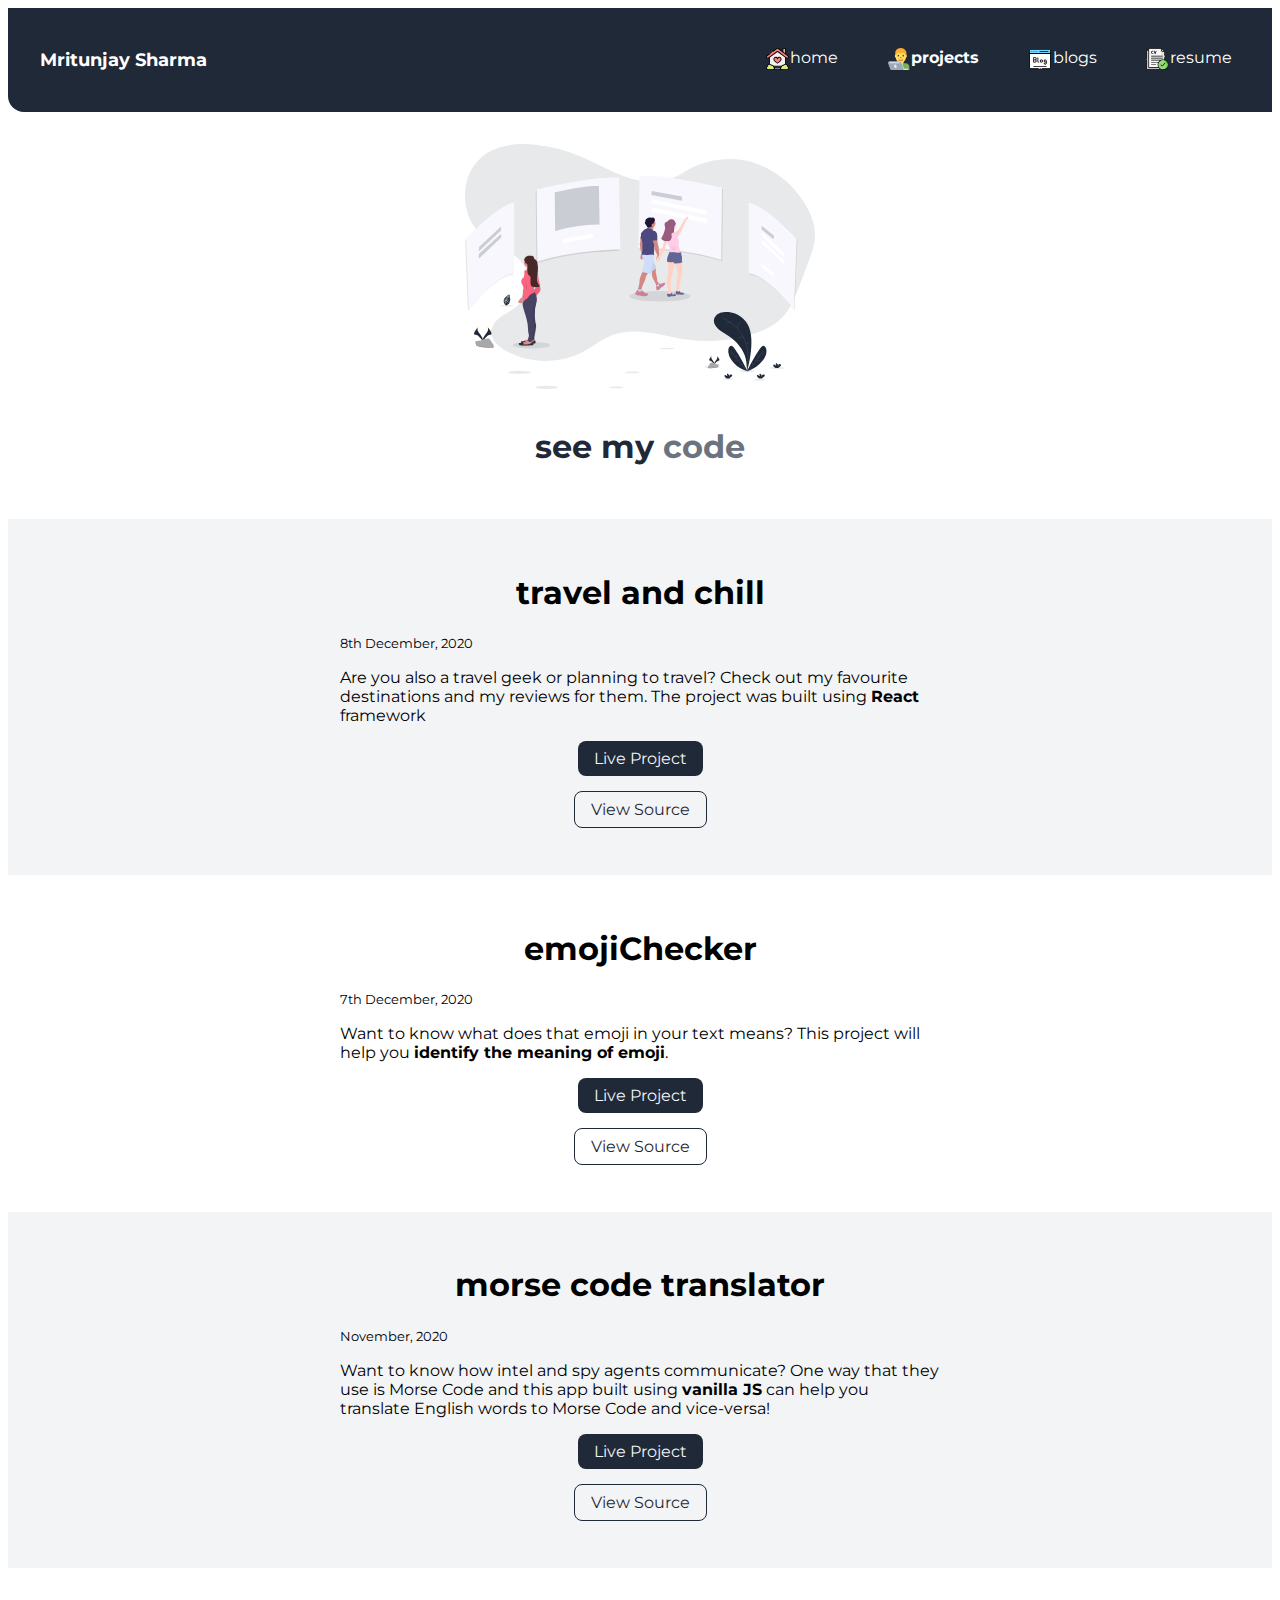
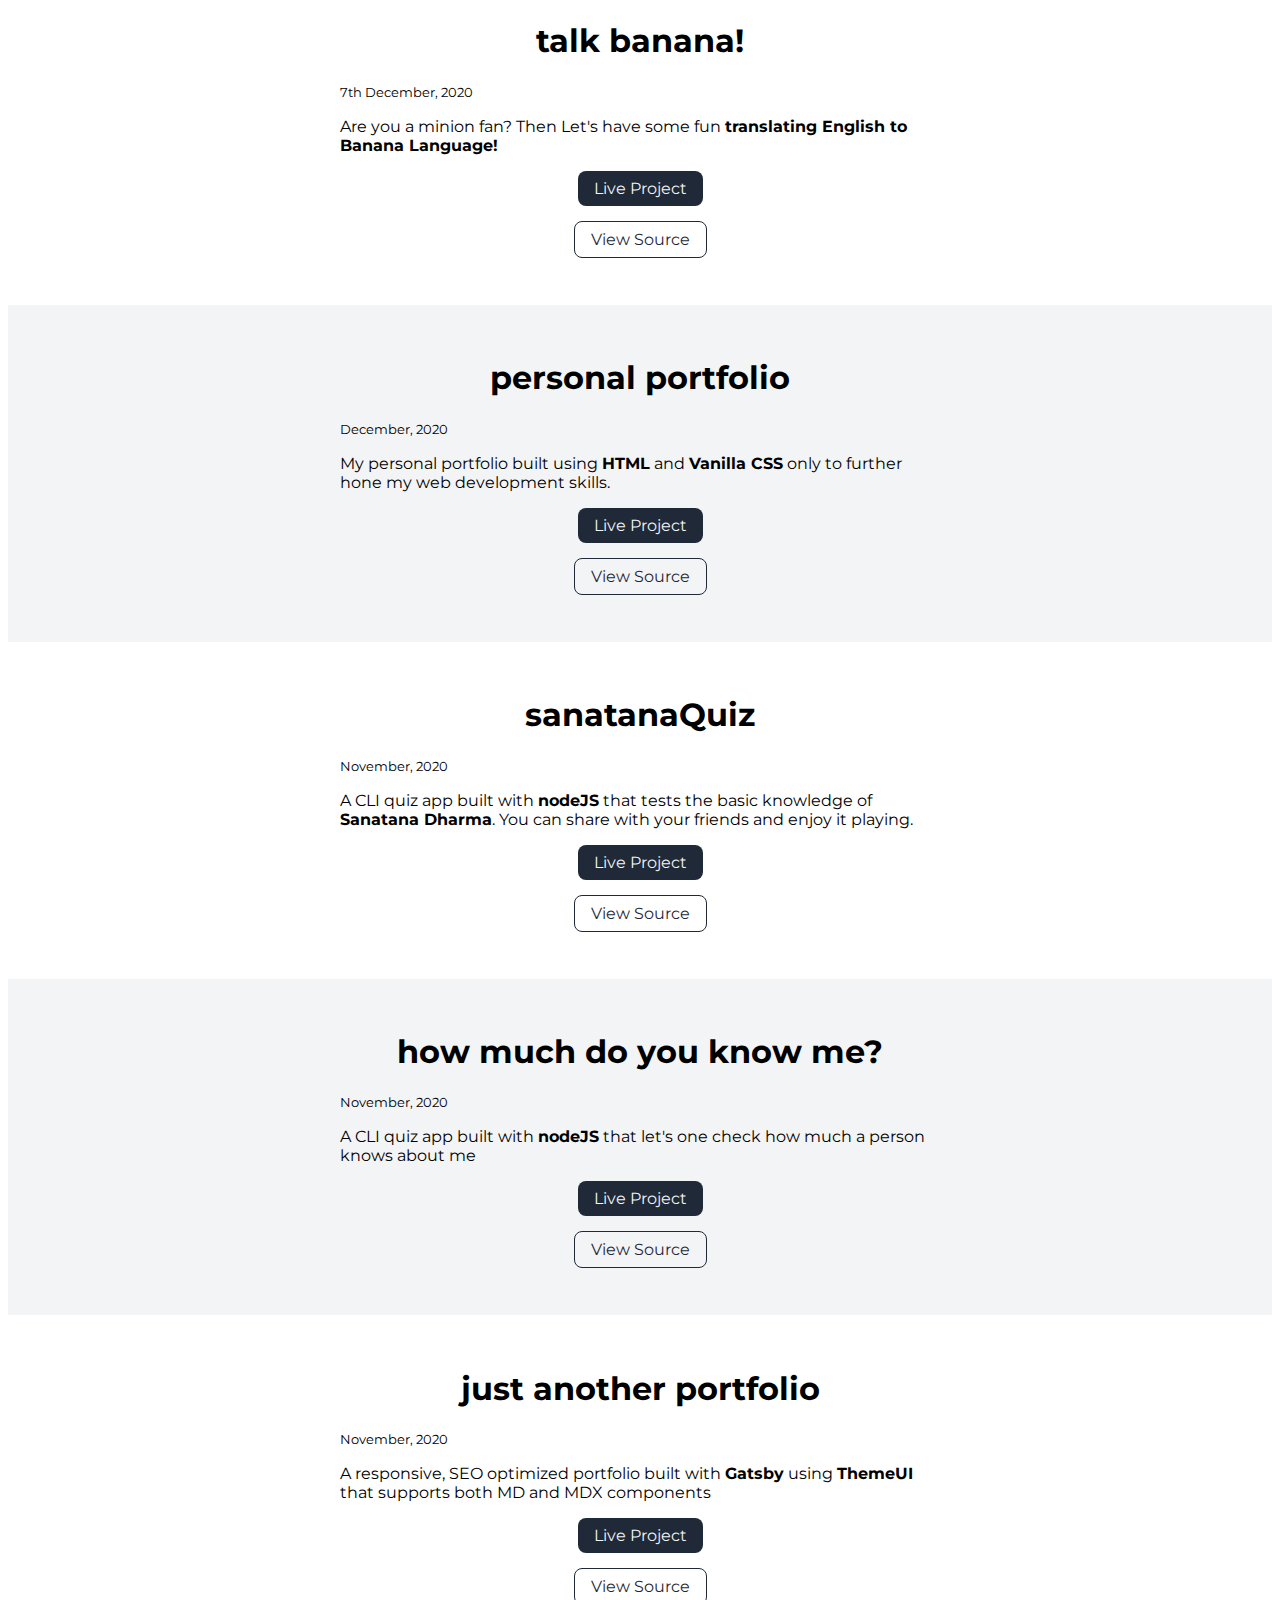
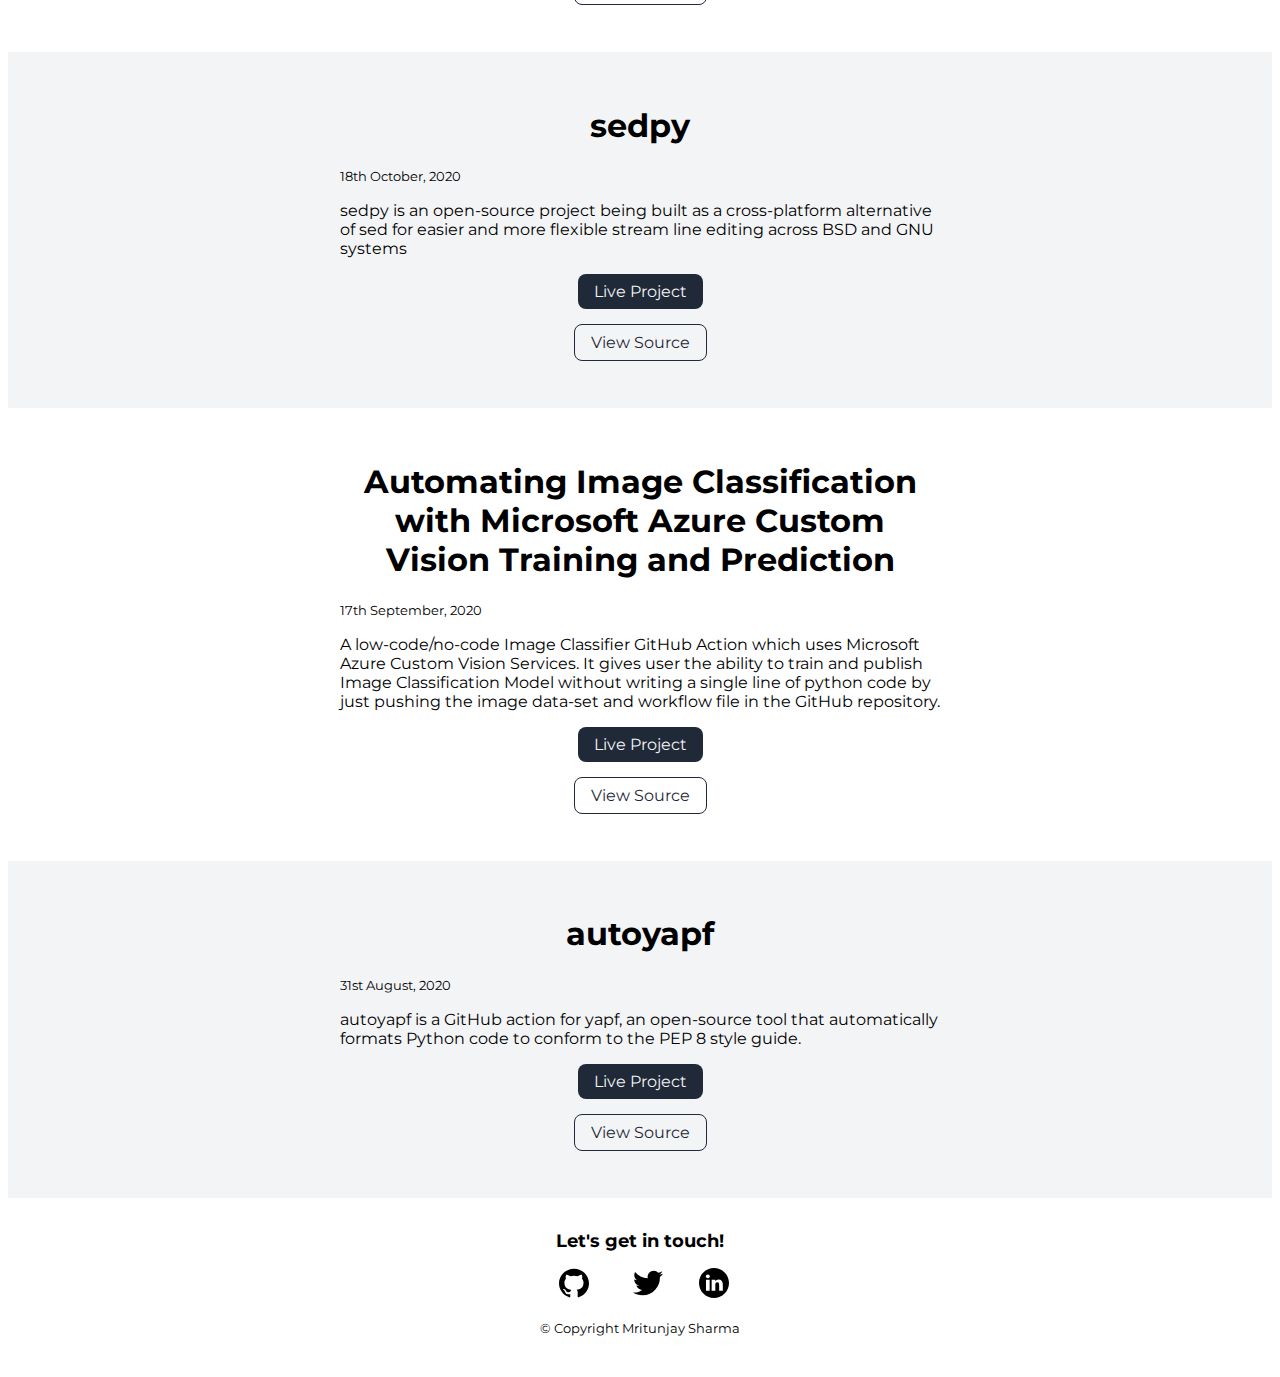
<file: projects.html>
<!DOCTYPE html>
<html lang="en">

<head>
    <meta charset="UTF-8">
    <meta name="viewport" content="width=device-width, initial-scale=1.0">
    <link href="styles.css" rel="stylesheet" />
    <title>projects | Mritunjay Sharma</title>
</head>

<body>
    <nav class="navigation container">
        <div class="nav-brand"><a class="link" href="/">Mritunjay Sharma</a></div>
        <label for="toggle"><img class="emoji" src="/images/burger.svg"></label>
        <input type="checkbox" id="toggle" />
        <ul class="list-non-bullet nav-pills">
            <li class="list-item-inline">
                <a class="link" href="/"> <span class="icon"><img draggable="false" loading="eager" class="emoji"
                            alt="🏡" src="/images/home.svg"></span> home</a>
            </li>
            <li class="list-item-inline">
                <a class="link link-active" href="/projects.html"> <span class="icon"><img draggable="false"
                            loading="eager" class="emoji" alt="👨‍💻" src="images/projects.svg"></span> projects</a>
            </li>
            <li class="list-item-inline">
                <a class="link" href="/blogs.html"> <span class="icon"><img draggable="false" loading="eager"
                            class="emoji" alt="🗒" src="images/blogging.svg"></span> blogs </a>
            </li>
            <li class="list-item-inline">
                <a class="link" href="https://drive.google.com/file/d/17zW8grPJZRVPUJFK2oLMcBYwqTbS1GIc/view"> <span
                        class="icon"><img draggable="false" loading="eager" class="emoji" alt="🗒"
                            src="images/approved.svg"></span> resume </a>
            </li>
        </ul>
    </nav>

    <header class="hero">
        <img class="hero-img" src="images/projects-header.svg" />
        <h1 class="hero-heading">see my <span class="heading-inverted"> code</span></h1>
    </header>
    <section class="section ow">
        <div class="container container-center">
            <h1>travel and chill</h1>
            <small>8th December, 2020</small>
            <p>Are you also a travel geek or planning to travel?
                Check out my favourite destinations and my reviews for them. The project was built using
                <strong>React</strong> framework</p>

            <p class="link-center"><a class="btn-projects link link-primary" href="https://961og.csb.app/">Live
                    Project</a> </p>
            <p class="link-center"><a class="btn-projects link link-secondary"
                    href="https://github.com/mritunjaysharma394/travel-suggestor">View
                    Source</a> </p>

        </div>
    </section>

    <section class="section">
        <div class="container container-center">
            <h1>emojiChecker</h1>
            <small>7th December, 2020</small>
            <p>Want to know what does that emoji in your text means? This project will help you <strong>identify the
                    meaning of emoji</strong>.</p>

            <p class="link-center"><a class="btn-projects link link-primary" href="https://hg77s.csb.app/">Live
                    Project</a></p>
            <p class="link-center"><a class="btn-projects link link-secondary"
                    href="https://github.com/mritunjaysharma394/emoji-checker">View
                    Source</a></p>
        </div>


    </section>

    <section class="section ow">
        <div class="container container-center">
            <h1>morse code translator</h1>
            <small>November, 2020</small>
            <p>Want to know how intel and spy agents communicate? One way that they use is Morse Code and
                this app built using <strong> vanilla JS</strong> can help you translate English words to Morse Code and
                vice-versa!</p>

            <p class="link-center"><a class="btn-projects link link-primary"
                    href="https://morse-code-translate.netlify.app/">Live
                    Project</a></p>
            <p class="link-center"><a class="btn-projects link link-secondary"
                    href="https://github.com/mritunjaysharma394/morseCode-Translator">View
                    Source</a></p>

        </div>
    </section>

    <section class="section">
        <div class="container container-center">
            <h1>talk banana!</h1>
            <small>7th December, 2020</small>
            <p>Are you a minion fan? Then Let's have some fun <strong>translating English to Banana Language!</strong>
            </p>

            <p class="link-center"><a class="btn-projects link link-primary"
                    href="https://banana-talks-js.netlify.app/">Live
                    Project</a></p>
            <p class="link-center"><a class="btn-projects link link-secondary"
                    href="https://github.com/mritunjaysharma394/bananaTalks">View
                    Source</a></p>
        </div>


    </section>
    <section class="section ow">
        <div class="container container-center">
            <h1>personal portfolio</h1>
            <small>December, 2020</small>
            <p>My personal portfolio built using <strong>HTML</strong> and <strong>Vanilla CSS</strong> only to further
                hone my web development skills.</p>

            <p class="link-center"><a class="btn-projects link link-primary"
                    href="https://mritunjay-sharma.netlify.app/">Live
                    Project</a> </p>
            <p class="link-center"><a class="btn-projects link link-secondary"
                    href="https://github.com/mritunjaysharma394/mritunjay-portfolio">View
                    Source</a> </p>

        </div>
    </section>

    <section class="section">
        <div class="container container-center">
            <h1>sanatanaQuiz</h1>
            <small>November, 2020</small>
            <p>A CLI quiz app built with <strong>nodeJS</strong> that tests the basic knowledge of <strong>Sanatana
                    Dharma</strong>. You can share with your friends and enjoy it playing.</p>

            <p class="link-center"><a class="btn-projects link link-primary"
                    href="https://repl.it/@mritunjaysharma/sanatanaQuiz?embed=1&output=1">Live Project</a></p>
            <p class="link-center"><a class="btn-projects link link-secondary"
                    href="https://github.com/mritunjaysharma394/sanatanaQuiz">View
                    Source</a></p>
        </div>


    </section>


    <section class="section ow">
        <div class="container container-center">
            <h1>how much do you know me?</h1>
            <small>November, 2020</small>
            <p>A CLI quiz app built with <strong>nodeJS</strong> that let's one check how much a person knows about me
            </p>

            <p class="link-center"><a class="btn-projects link link-primary"
                    href="https://repl.it/@mritunjaysharma/p1?embed=1&output=1">Live Project</a></p>
            <p class="link-center"><a class="btn-projects link link-secondary"
                    href="https://github.com/mritunjaysharma394/testQuiz">View
                    Source</a></p>
        </div>


    </section>


    <section class="section">
        <div class="container container-center">
            <h1>just another portfolio</h1>
            <small>November, 2020</small>
            <p>A responsive, SEO optimized portfolio built with <strong>Gatsby</strong> using <strong>ThemeUI</strong>
                that supports both MD and MDX components</p>

            <p class="link-center"><a class="btn-projects link link-primary" href="http://mritunjaysharma.in/">Live
                    Project</a></p>
            <p class="link-center"><a class="btn-projects link link-secondary"
                    href="https://github.com/mritunjaysharma394/mritunjay-website">View
                    Source</a></p>

        </div>
    </section>

    <section class="section ow">
        <div class="container container-center">
            <h1>sedpy</h1>
            <small>18th October, 2020</small>
            <p>sedpy is an open-source project being built as a cross-platform alternative of sed for easier and more
                flexible stream line editing across BSD and GNU systems
            </p>

            <p class="link-center"><a class="btn-projects link link-primary"
                    href="https://pypi.org/project/sedpy/1.0.0/">Live
                    Project</a></p>
            <p class="link-center"><a class="btn-projects link link-secondary"
                    href="https://github.com/mritunjaysharma394/sedpy">View
                    Source</a></p>
        </div>


    </section>

    <section class="section">
        <div class="container container-center">
            <h1>Automating Image Classification with Microsoft Azure Custom Vision Training and Prediction</h1>
            <small>17th September, 2020</small>
            <p>A low-code/no-code Image Classifier GitHub Action which uses Microsoft Azure Custom Vision Services. It
                gives user the ability to train and publish Image Classification Model without writing a single line of
                python code by just pushing the image data-set and workflow file in the GitHub repository.</p>

            <p class="link-center"><a class="btn-projects link link-primary"
                    href="https://github.com/marketplace/actions/automating-image-classification-with-microsoft-azure-custom-vision-training-and-prediction">Live
                    Project</a></p>
            <p class="link-center"><a class="btn-projects link link-secondary"
                    href="https://github.com/mritunjaysharma394/autoCustomVision">View
                    Source</a></p>

        </div>
    </section>

    <section class="section ow">
        <div class="container container-center">
            <h1>autoyapf</h1>
            <small>31st August, 2020</small>
            <p>autoyapf is a GitHub action for yapf, an open-source tool that automatically formats Python code to
                conform to the PEP 8 style guide.</p>

            <p class="link-center"><a class="btn-projects link link-primary"
                    href="https://github.com/marketplace/actions/autoyapf">Live Project</a></p>
            <p class="link-center"><a class="btn-projects link link-secondary"
                    href="https://github.com/mritunjaysharma394/autoyapf">View
                    Source</a></p>
        </div>


    </section>



    <footer class="footer">
        <div class="footer-header">Let's get in touch!</div>
        <ul class="social-links">
            <li class="list-item-inline">
                <a class="link" href="http://github.com/mritunjaysharma394"><img class="footer-sm-icon"
                        src="images/github.svg" />
                </a>
            </li class="list-item-inline"> <a class="link" href="https://twitter.com/mritunjay394"><img
                    class="footer-sm-icon" src="images/twitter.svg" />
            </a>
            </li class="list-item-inline"> <a class="link" href="https://www.linkedin.com/in/mritunjay394/"><img
                    class="footer-sm-icon" src="images/linkedin.svg" /></li>
            </a>
        </ul>
        <small> © Copyright Mritunjay Sharma </small>
    </footer>
</body>

</html>
</file>
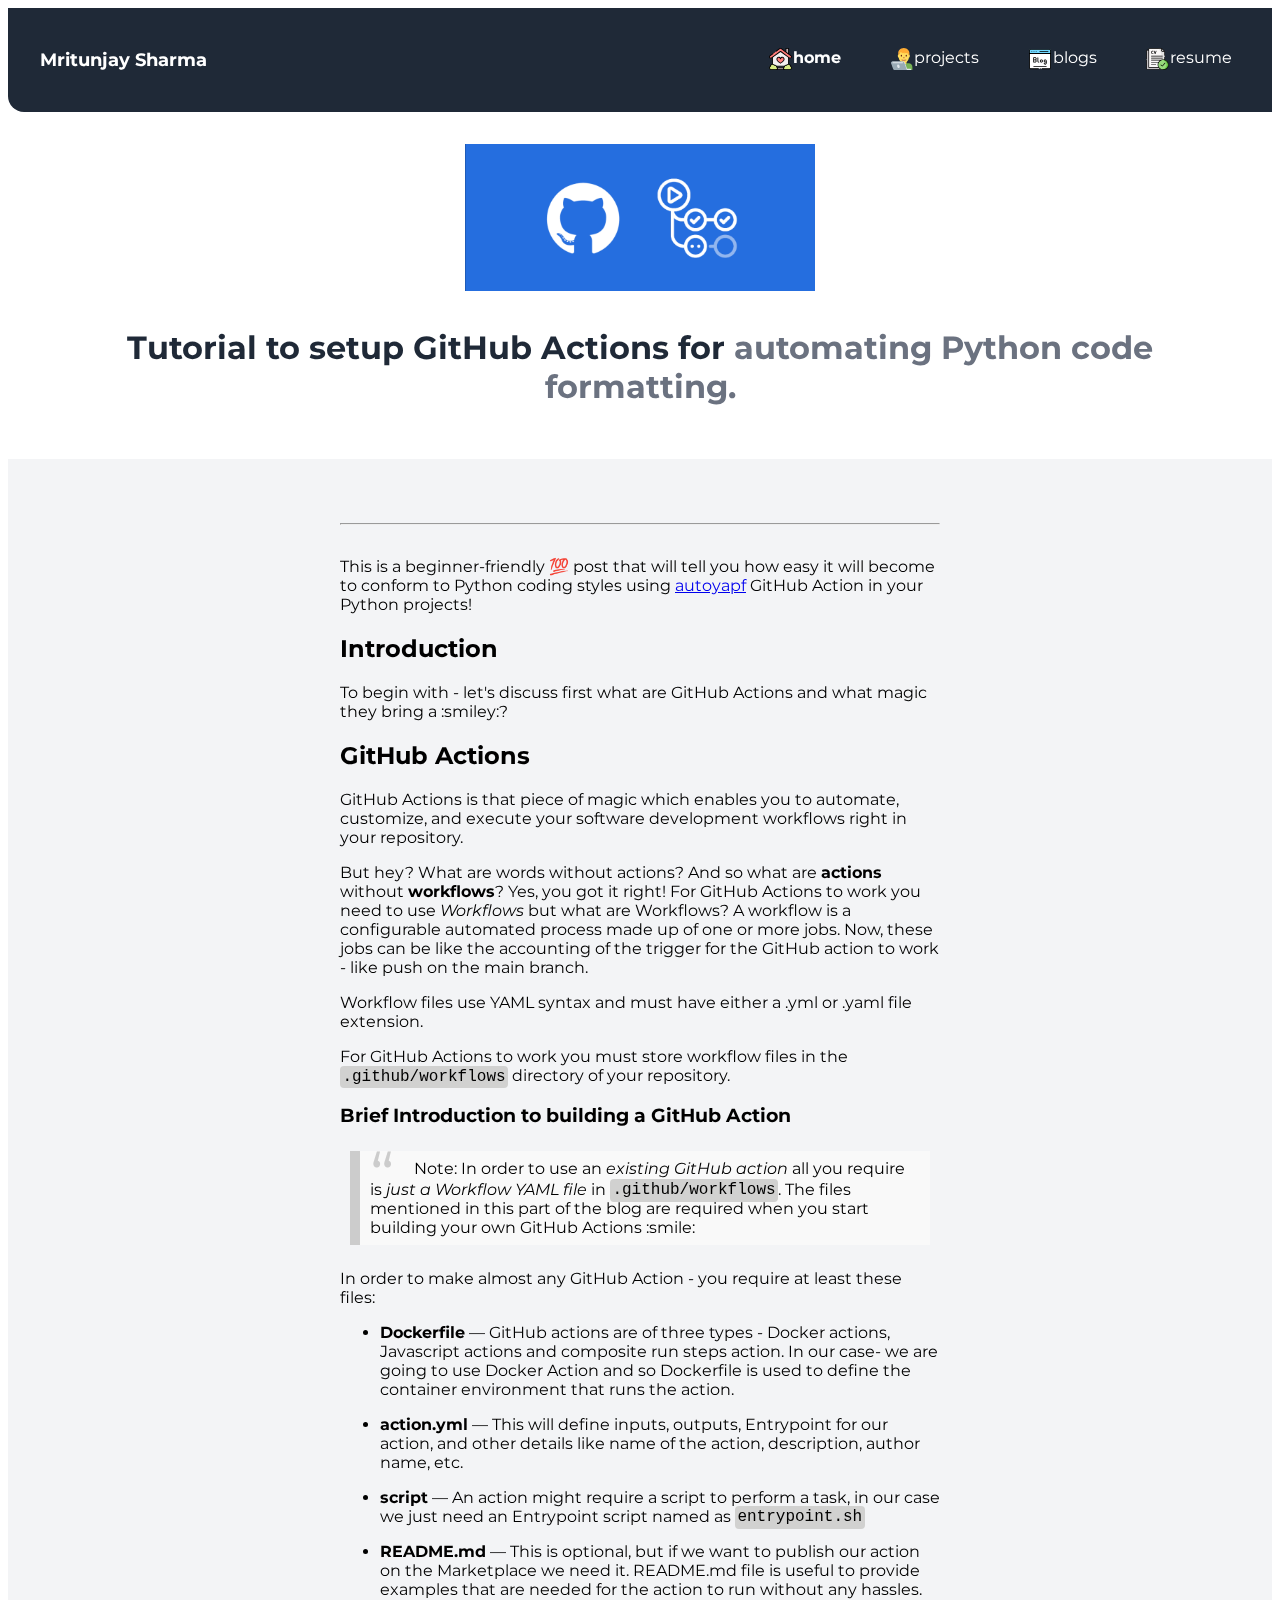
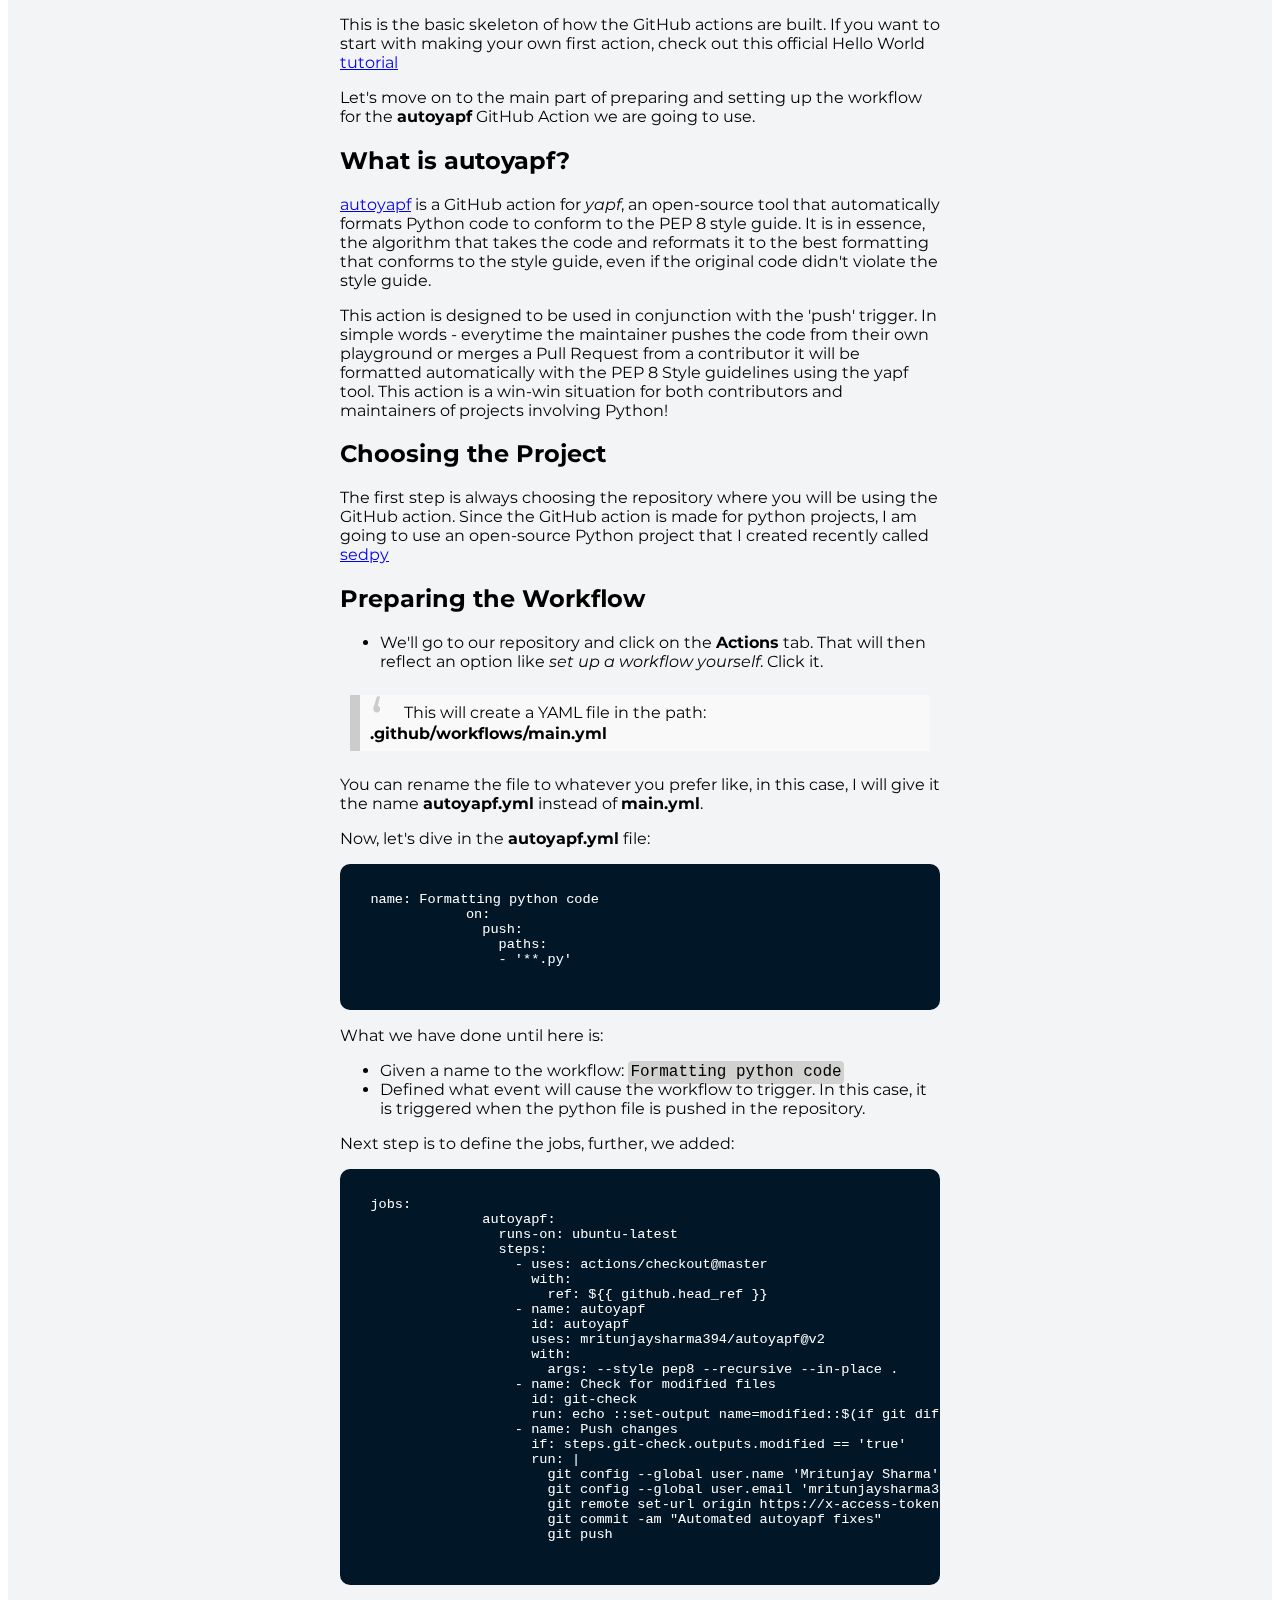
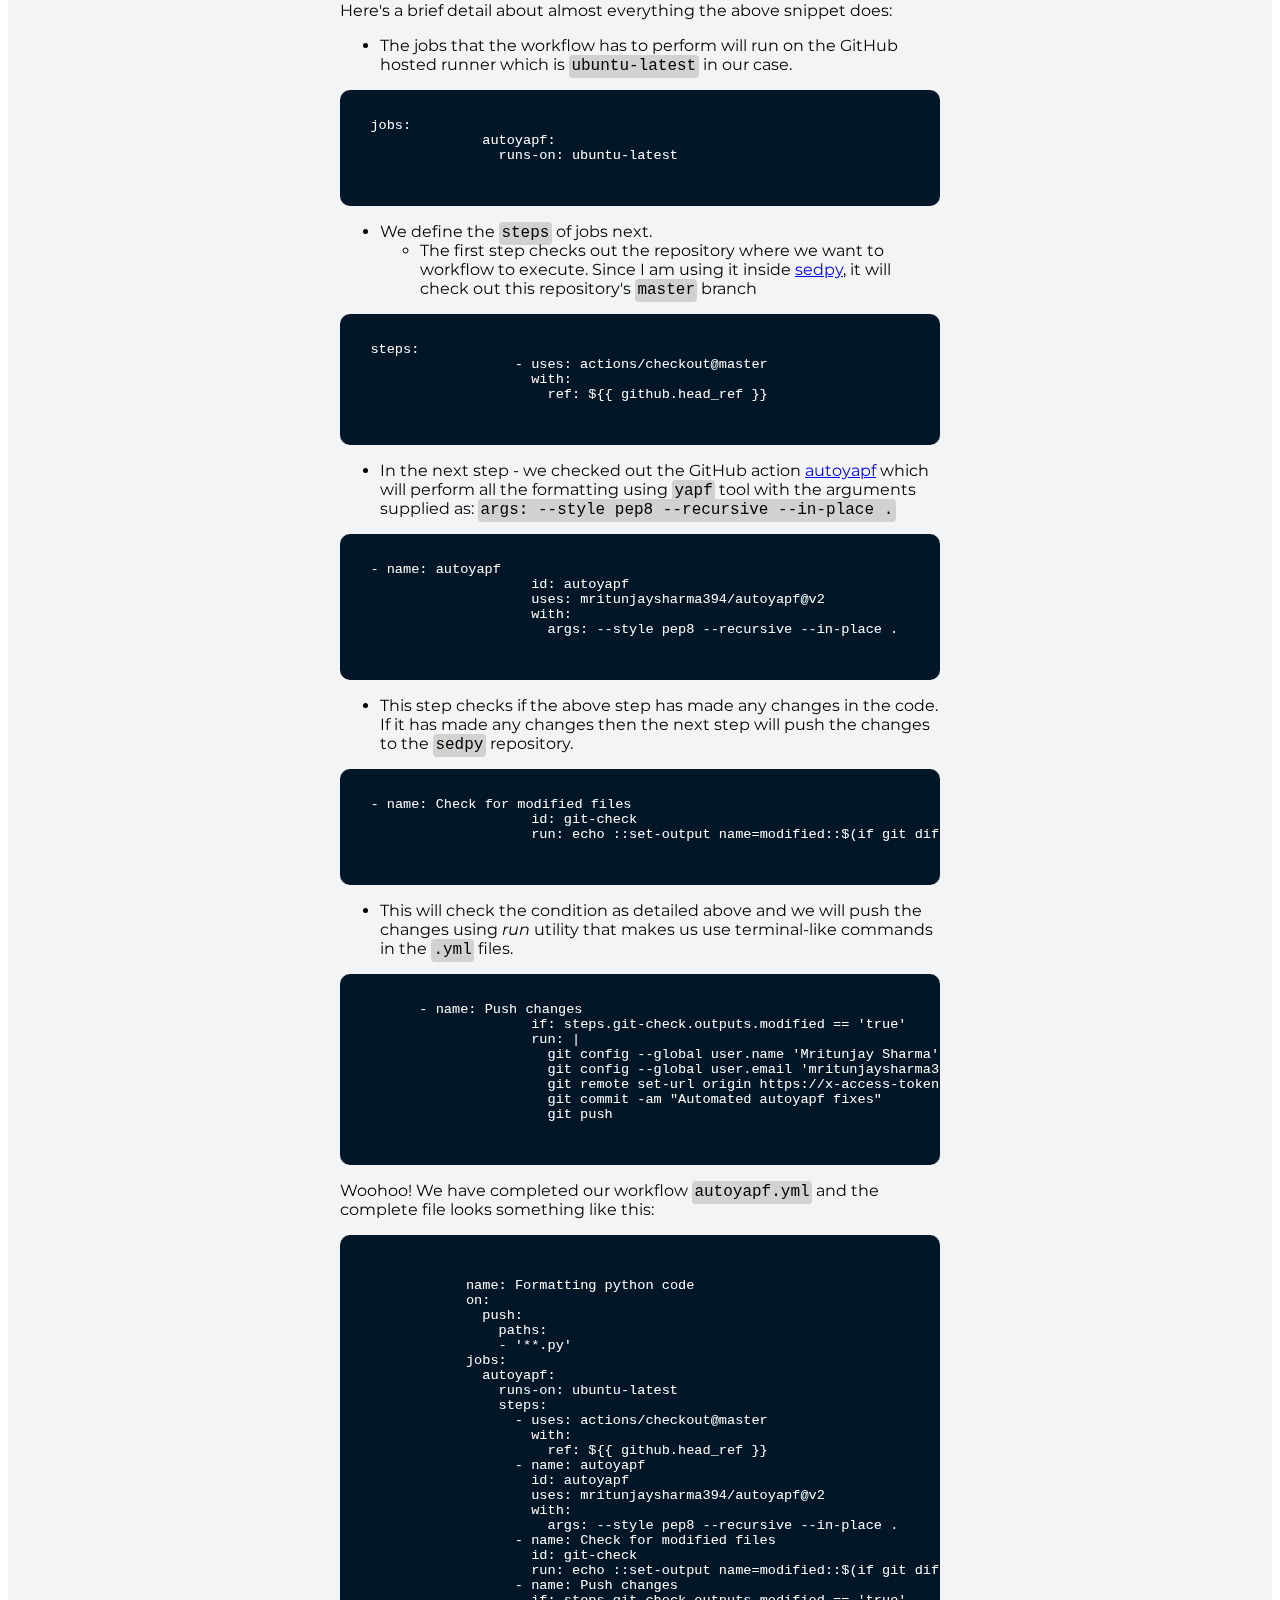
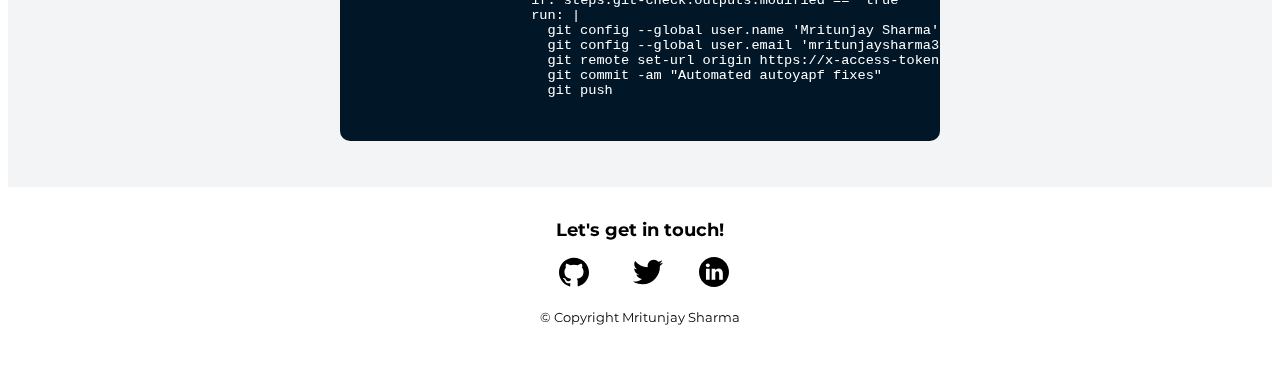
<file: blogs/how-to-begin-with-github-actions.html>
<!DOCTYPE html>
<html lang="en">

<head>
    <meta charset="UTF-8">
    <meta name="viewport" content="width=device-width, initial-scale=1.0">
    <title>home | Mritunjay Sharma</title>
    <link href="/styles.css" rel="stylesheet" />
</head>

<body>
    <nav class="navigation container">
        <div class="nav-brand"><a class="link" href="/">Mritunjay Sharma</a></div>
        <label for="toggle"><img class="emoji" src="../images/burger.svg"></label>
        <input type="checkbox" id="toggle" />
        <ul class="list-non-bullet nav-pills">
            <li class="list-item-inline">
                <a class="link link-active" href="/"> <span class="icon"><img draggable="false" loading="eager"
                            class="emoji" alt="🏡" src="../images/home.svg"></span> home</a>
            </li>
            <li class="list-item-inline">
                <a class="link" href="../projects.html"> <span class="icon"><img draggable="false" loading="eager"
                            class="emoji" alt="👨‍💻" src="../images/projects.svg"></span> projects</a>
            </li>
            <li class="list-item-inline">
                <a class="link" href="../blogs.html"> <span class="icon"><img draggable="false" loading="eager"
                            class="emoji" alt="🗒" src="../images/blogging.svg"></span> blogs </a>
            </li>
            <li class="list-item-inline">
                <a class="link" href="https://drive.google.com/file/d/17zW8grPJZRVPUJFK2oLMcBYwqTbS1GIc/view"> <span
                        class="icon"><img draggable="false" loading="eager" class="emoji" alt="🗒"
                            src="../images/approved.svg"></span> resume </a>
            </li>
        </ul>
    </nav>

    <header class="hero">
        <img class="hero-img" src="../images/GithubActions.png" />
        <h1 class="hero-heading">Tutorial to setup GitHub Actions for<span class="heading-inverted"> automating Python
                code formatting.</span></h1>
    </header>

    <section class="section ow">
        <div class="container container-center">
            <hr>
            <p>This is a beginner-friendly 💯 post that will tell you how easy it will become to conform to Python
                coding styles using <a href="https://github.com/marketplace/actions/autoyapf">autoyapf</a> GitHub Action
                in your Python projects!</p>
            <h2 id="introduction">Introduction</h2>
            <p>To begin with - let&#39;s discuss first what are GitHub Actions and what magic they bring a :smiley:?</p>
            <h2 id="github-actions">GitHub Actions</h2>
            <p>GitHub Actions is that piece of magic which enables you to automate, customize, and execute your software
                development workflows right in your repository.</p>
            <p>But hey? What are words without actions? And so what are <strong>actions</strong> without
                <strong>workflows</strong>? Yes, you got it right! For GitHub Actions to work you need to use
                <em>Workflows</em> but what are Workflows?
                A workflow is a configurable automated process made up of one or more jobs. Now, these jobs can be like
                the accounting of the trigger for the GitHub action to work - like push on the main branch.</p>
            <p>Workflow files use YAML syntax and must have either a .yml or .yaml file extension. </p>
            <p>For GitHub Actions to work you must store workflow files in the <code>.github/workflows</code> directory
                of your repository.</p>
            <h3 id="brief-introduction-to-building-a-github-action">Brief Introduction to building a GitHub Action</h3>
            <blockquote>
                <p>Note: In order to use an <em>existing GitHub action</em> all you require is <em>just a Workflow YAML
                        file</em> in <code>.github/workflows</code>. The files mentioned in this part of the blog are
                    required when you start building your own GitHub Actions :smile: </p>
            </blockquote>
            <p>In order to make almost any GitHub Action - you require at least these files:</p>
            <ul>
                <li>
                    <p><strong>Dockerfile</strong> — GitHub actions are of three types - Docker actions, Javascript
                        actions and composite run steps action. In our case- we are going to use Docker Action and so
                        Dockerfile is used to define the container environment that runs the action.</p>
                </li>
                <li>
                    <p><strong>action.yml</strong> — This will define inputs, outputs, Entrypoint for our action, and
                        other details like name of the action, description, author name, etc.</p>
                </li>
                <li>
                    <p><strong>script</strong> — An action might require a script to perform a task, in our case we just
                        need an Entrypoint script named as <code>entrypoint.sh</code></p>
                </li>
                <li>
                    <p><strong>README.md</strong> — This is optional, but if we want to publish our action on the
                        Marketplace we need it. README.md file is useful to provide examples that are needed for the
                        action to run without any hassles.</p>
                </li>
            </ul>
            <p>This is the basic skeleton of how the GitHub actions are built. If you want to start with making your own
                first action, check out this official Hello World <a
                    href="https://docs.github.com/en/actions/creating-actions/creating-a-docker-container-action">tutorial</a>
            </p>
            <p>Let&#39;s move on to the main part of preparing and setting up the workflow for the
                <strong>autoyapf</strong> GitHub Action we are going to use.</p>
            <h2 id="what-is-autoyapf-">What is autoyapf?</h2>
            <p><a href="https://github.com/marketplace/actions/autoyapf">autoyapf</a> is a GitHub action for
                <em>yapf</em>, an open-source tool that automatically formats Python code to conform to the PEP 8 style
                guide. It is in essence, the algorithm that takes the code and reformats it to the best formatting that
                conforms to the style guide, even if the original code didn&#39;t violate the style guide.</p>
            <p>This action is designed to be used in conjunction with the &#39;push&#39; trigger. In simple words -
                everytime the maintainer pushes the code from their own playground or merges a Pull Request from a
                contributor it will be formatted automatically with the PEP 8 Style guidelines using the yapf tool. This
                action is a win-win situation for both contributors and maintainers of projects involving Python! </p>
            <h2 id="choosing-the-project">Choosing the Project</h2>
            <p>The first step is always choosing the repository where you will be using the GitHub action.
                Since the GitHub action is made for python projects, I am going to use an open-source Python project
                that I created recently called <a href="https://github.com/mritunjaysharma394/sedpy">sedpy</a></p>
            <h2 id="preparing-the-workflow">Preparing the Workflow</h2>
            <ul>
                <li>We&#39;ll go to our repository and click on the <strong>Actions</strong> tab. That will then reflect
                    an option like <em>set up a workflow yourself</em>. Click it.</li>
            </ul>
            <blockquote>
                <p>This will create a YAML file in the path:
                    <strong>.github/workflows/main.yml</strong></p>
            </blockquote>
            <p>You can rename the file to whatever you prefer like, in this case, I will give it the name
                <strong>autoyapf.yml</strong> instead of <strong>main.yml</strong>. </p>
            <p>Now, let&#39;s dive in the <strong>autoyapf.yml</strong> file: </p>
            <pre><code class="lang-yaml"><span class="hljs-attribute">name</span>: Formatting python code
            <span class="hljs-attribute">on</span>:
              <span class="hljs-attribute">push</span>:
                <span class="hljs-attribute">paths</span>:
                - <span class="hljs-string">'**.py'</span>
            </code></pre>
            <p>What we have done until here is: </p>
            <ul>
                <li>Given a name to the workflow: <code>Formatting python code</code></li>
                <li>Defined what event will cause the workflow to trigger. In this case, it is triggered when the python
                    file is pushed in the repository. </li>
            </ul>
            <p>Next step is to define the jobs, further, we added:</p>
            <pre><code class="lang-yaml"><span class="hljs-string">jobs:</span>
              <span class="hljs-string">autoyapf:</span>
                <span class="hljs-string">runs-on:</span> <span class="hljs-string">ubuntu-latest
            </span>    <span class="hljs-string">steps:</span>
                  - <span class="hljs-string">uses:</span> <span class="hljs-string">actions/</span><span class="hljs-string">checkout@</span><span class="hljs-string">master
            </span>        <span class="hljs-string">with:</span>
                      <span class="hljs-string">ref:</span> ${{ <span class="hljs-string">github.</span><span class="hljs-string">head_ref </span>}}
                  - <span class="hljs-string">name:</span> <span class="hljs-string">autoyapf
            </span>        <span class="hljs-string">id:</span> <span class="hljs-string">autoyapf
            </span>        <span class="hljs-string">uses:</span> <span class="hljs-string">mritunjaysharma394/</span><span class="hljs-string">autoyapf@</span><span class="hljs-string">v2
            </span>        <span class="hljs-string">with:</span>
                      <span class="hljs-string">args:</span> <span class="hljs-built_in">--style</span> <span class="hljs-string">pep8 </span><span class="hljs-built_in">--recursive</span> <span class="hljs-built_in">--in-place</span> .
                  - <span class="hljs-string">name:</span> <span class="hljs-string">Check </span><span class="hljs-string">for </span><span class="hljs-string">modified </span><span class="hljs-string">files
            </span>        <span class="hljs-string">id:</span> <span class="hljs-string">git-check
            </span>        <span class="hljs-string">run:</span> <span class="hljs-string">echo </span>::<span class="hljs-built_in">set-output</span> <span class="hljs-string">name=</span><span class="hljs-string">modified:</span>:$(<span class="hljs-string">if </span><span class="hljs-string">git </span><span class="hljs-string">diff-index </span><span class="hljs-built_in">--quiet</span> <span class="hljs-string">HEAD </span>--; <span class="hljs-string">then </span><span class="hljs-string">echo </span><span class="hljs-string">"false"</span>; <span class="hljs-string">else </span><span class="hljs-string">echo </span><span class="hljs-string">"true"</span>; <span class="hljs-string">fi)</span>
                  - <span class="hljs-string">name:</span> <span class="hljs-string">Push </span><span class="hljs-string">changes
            </span>        <span class="hljs-string">if:</span> <span class="hljs-string">steps.</span><span class="hljs-string">git-check.</span><span class="hljs-string">outputs.</span><span class="hljs-string">modified </span>== <span class="hljs-string">'true'</span>
                    <span class="hljs-string">run:</span> |
                      <span class="hljs-string">git </span><span class="hljs-string">config </span><span class="hljs-built_in">--global</span> <span class="hljs-string">user.</span><span class="hljs-string">name </span><span class="hljs-string">'Mritunjay Sharma'</span>
                      <span class="hljs-string">git </span><span class="hljs-string">config </span><span class="hljs-built_in">--global</span> <span class="hljs-string">user.</span><span class="hljs-string">email </span><span class="hljs-string">'mritunjaysharma394@users.noreply.github.com'</span>
                      <span class="hljs-string">git </span><span class="hljs-string">remote </span><span class="hljs-built_in">set-url</span> <span class="hljs-string">origin </span><span class="hljs-string">https:</span>//<span class="hljs-string">x-access-</span><span class="hljs-string">token:</span>${{ <span class="hljs-string">secrets.</span><span class="hljs-string">GITHUB_TOKEN </span>}}@<span class="hljs-string">github.</span><span class="hljs-string">com/</span>${{ <span class="hljs-string">github.</span><span class="hljs-string">repository </span>}}
                      <span class="hljs-string">git </span><span class="hljs-string">commit </span>-<span class="hljs-string">am </span><span class="hljs-string">"Automated autoyapf fixes"</span>
                      <span class="hljs-string">git </span><span class="hljs-string">push</span>
            </code></pre>
            <p>Here&#39;s a brief detail about almost everything the above snippet does: </p>
            <ul>
                <li>The jobs that the workflow has to perform will run on the GitHub hosted runner which is
                    <code>ubuntu-latest</code> in our case.</li>
            </ul>
            <pre><code class="lang-yaml"><span class="hljs-attribute">jobs</span>:
              <span class="hljs-attribute">autoyapf</span>:
                <span class="hljs-attribute">runs-on</span>: ubuntu-latest
            </code></pre>
            <ul>
                <li>We define the <code>steps</code> of jobs next.<ul>
                        <li>The first step checks out the repository where we want to workflow to execute. Since I am
                            using it inside <a href="https://github.com/mritunjaysharma394/sedpy">sedpy</a>, it will
                            check out this repository&#39;s <code>master</code> branch</li>
                    </ul>
                </li>
            </ul>
            <pre><code class="lang-yaml">steps:
                  - uses: actions/checkout@<span class="hljs-keyword">master</span>
                    <span class="hljs-title">with</span>:
                      <span class="hljs-keyword">ref</span>: ${{ github.head_ref }}
            </code></pre>
            <ul>
                <li>In the next step - we checked out the GitHub action
                    <a href="https://github.com/marketplace/actions/autoyapf">autoyapf</a> which will perform all the
                    formatting using <code>yapf</code> tool with the arguments supplied as: <code>args: --style pep8
                        --recursive --in-place .</code></li>
            </ul>
            <pre><code class="lang-yaml"><span class="hljs-attr">- name:</span> autoyapf
            <span class="hljs-attr">        id:</span> autoyapf
            <span class="hljs-attr">        uses:</span> mritunjaysharma394/autoyapf@v2
            <span class="hljs-attr">        with:</span>
            <span class="hljs-attr">          args:</span> --style pep8 --recursive --in-place .
            </code></pre>
            <ul>
                <li>This step checks if the above step has made any changes in the code. If it has made any changes then
                    the next step will push the changes to the <code>sedpy</code> repository. </li>
            </ul>
            <pre><code class="lang-yaml">- <span class="hljs-string">name:</span> <span class="hljs-string">Check </span><span class="hljs-string">for </span><span class="hljs-string">modified </span><span class="hljs-string">files
            </span>        <span class="hljs-string">id:</span> <span class="hljs-string">git-check
            </span>        <span class="hljs-string">run:</span> <span class="hljs-string">echo </span>::<span class="hljs-built_in">set-output</span> <span class="hljs-string">name=</span><span class="hljs-string">modified:</span>:$(<span class="hljs-string">if </span><span class="hljs-string">git </span><span class="hljs-string">diff-index </span><span class="hljs-built_in">--quiet</span> <span class="hljs-string">HEAD </span>--; <span class="hljs-string">then </span><span class="hljs-string">echo </span><span class="hljs-string">"false"</span>; <span class="hljs-string">else </span><span class="hljs-string">echo </span><span class="hljs-string">"true"</span>; <span class="hljs-string">fi)</span>
            </code></pre>
            <ul>
                <li>This will check the condition as detailed above and we will push the changes using <em>run</em>
                    utility that makes us use terminal-like commands in the <code>.yml</code> files.</li>
            </ul>
            <pre><code class="lang-yaml">      - <span class="hljs-string">name:</span> <span class="hljs-string">Push </span><span class="hljs-string">changes
            </span>        <span class="hljs-string">if:</span> <span class="hljs-string">steps.</span><span class="hljs-string">git-check.</span><span class="hljs-string">outputs.</span><span class="hljs-string">modified </span>== <span class="hljs-string">'true'</span>
                    <span class="hljs-string">run:</span> |
                      <span class="hljs-string">git </span><span class="hljs-string">config </span><span class="hljs-built_in">--global</span> <span class="hljs-string">user.</span><span class="hljs-string">name </span><span class="hljs-string">'Mritunjay Sharma'</span>
                      <span class="hljs-string">git </span><span class="hljs-string">config </span><span class="hljs-built_in">--global</span> <span class="hljs-string">user.</span><span class="hljs-string">email </span><span class="hljs-string">'mritunjaysharma394@users.noreply.github.com'</span>
                      <span class="hljs-string">git </span><span class="hljs-string">remote </span><span class="hljs-built_in">set-url</span> <span class="hljs-string">origin </span><span class="hljs-string">https:</span>//<span class="hljs-string">x-access-</span><span class="hljs-string">token:</span>${{ <span class="hljs-string">secrets.</span><span class="hljs-string">GITHUB_TOKEN </span>}}@<span class="hljs-string">github.</span><span class="hljs-string">com/</span>${{ <span class="hljs-string">github.</span><span class="hljs-string">repository </span>}}
                      <span class="hljs-string">git </span><span class="hljs-string">commit </span>-<span class="hljs-string">am </span><span class="hljs-string">"Automated autoyapf fixes"</span>
                      <span class="hljs-string">git </span><span class="hljs-string">push</span>
            </code></pre>
            <p>Woohoo! We have completed our workflow <code>autoyapf.yml</code> and the complete file looks
                something like this: </p>
            <pre><code class="lang-yaml">
            <span class="hljs-string">name:</span> <span class="hljs-string">Formatting </span><span class="hljs-string">python </span><span class="hljs-string">code
            </span><span class="hljs-string">on:</span>
              <span class="hljs-string">push:</span>
                <span class="hljs-string">paths:</span>
                - <span class="hljs-string">'**.py'</span>
            <span class="hljs-string">jobs:</span>
              <span class="hljs-string">autoyapf:</span>
                <span class="hljs-string">runs-on:</span> <span class="hljs-string">ubuntu-latest
            </span>    <span class="hljs-string">steps:</span>
                  - <span class="hljs-string">uses:</span> <span class="hljs-string">actions/</span><span class="hljs-string">checkout@</span><span class="hljs-string">master
            </span>        <span class="hljs-string">with:</span>
                      <span class="hljs-string">ref:</span> ${{ <span class="hljs-string">github.</span><span class="hljs-string">head_ref </span>}}
                  - <span class="hljs-string">name:</span> <span class="hljs-string">autoyapf
            </span>        <span class="hljs-string">id:</span> <span class="hljs-string">autoyapf
            </span>        <span class="hljs-string">uses:</span> <span class="hljs-string">mritunjaysharma394/</span><span class="hljs-string">autoyapf@</span><span class="hljs-string">v2
            </span>        <span class="hljs-string">with:</span>
                      <span class="hljs-string">args:</span> <span class="hljs-built_in">--style</span> <span class="hljs-string">pep8 </span><span class="hljs-built_in">--recursive</span> <span class="hljs-built_in">--in-place</span> .
                  - <span class="hljs-string">name:</span> <span class="hljs-string">Check </span><span class="hljs-string">for </span><span class="hljs-string">modified </span><span class="hljs-string">files
            </span>        <span class="hljs-string">id:</span> <span class="hljs-string">git-check
            </span>        <span class="hljs-string">run:</span> <span class="hljs-string">echo </span>::<span class="hljs-built_in">set-output</span> <span class="hljs-string">name=</span><span class="hljs-string">modified:</span>:$(<span class="hljs-string">if </span><span class="hljs-string">git </span><span class="hljs-string">diff-index </span><span class="hljs-built_in">--quiet</span> <span class="hljs-string">HEAD </span>--; <span class="hljs-string">then </span><span class="hljs-string">echo </span><span class="hljs-string">"false"</span>; <span class="hljs-string">else </span><span class="hljs-string">echo </span><span class="hljs-string">"true"</span>; <span class="hljs-string">fi)</span>
                  - <span class="hljs-string">name:</span> <span class="hljs-string">Push </span><span class="hljs-string">changes
            </span>        <span class="hljs-string">if:</span> <span class="hljs-string">steps.</span><span class="hljs-string">git-check.</span><span class="hljs-string">outputs.</span><span class="hljs-string">modified </span>== <span class="hljs-string">'true'</span>
                    <span class="hljs-string">run:</span> |
                      <span class="hljs-string">git </span><span class="hljs-string">config </span><span class="hljs-built_in">--global</span> <span class="hljs-string">user.</span><span class="hljs-string">name </span><span class="hljs-string">'Mritunjay Sharma'</span>
                      <span class="hljs-string">git </span><span class="hljs-string">config </span><span class="hljs-built_in">--global</span> <span class="hljs-string">user.</span><span class="hljs-string">email </span><span class="hljs-string">'mritunjaysharma394@users.noreply.github.com'</span>
                      <span class="hljs-string">git </span><span class="hljs-string">remote </span><span class="hljs-built_in">set-url</span> <span class="hljs-string">origin </span><span class="hljs-string">https:</span>//<span class="hljs-string">x-access-</span><span class="hljs-string">token:</span>${{ <span class="hljs-string">secrets.</span><span class="hljs-string">GITHUB_TOKEN </span>}}@<span class="hljs-string">github.</span><span class="hljs-string">com/</span>${{ <span class="hljs-string">github.</span><span class="hljs-string">repository </span>}}
                      <span class="hljs-string">git </span><span class="hljs-string">commit </span>-<span class="hljs-string">am </span><span class="hljs-string">"Automated autoyapf fixes"</span>
                      <span class="hljs-string">git </span><span class="hljs-string">push</span>
            </code></pre>

        </div>
    </section>

    <footer class="footer">
        <div class="footer-header">Let's get in touch!</div>
        <ul class="social-links">
            <li class="list-item-inline">
                <a class="link" href="http://github.com/mritunjaysharma394"><img class="footer-sm-icon"
                        src="../images/github.svg" />
                </a>
            </li class="list-item-inline"> <a class="link" href="https://twitter.com/mritunjay394"><img
                    class="footer-sm-icon" src="../images/twitter.svg" />
            </a>
            </li class="list-item-inline"> <a class="link" href="https://www.linkedin.com/in/mritunjay394/"><img
                    class="footer-sm-icon" src="../images/linkedin.svg" /></li>
            </a>
        </ul>
        <small> © Copyright Mritunjay Sharma </small>
    </footer>
</body>

</html>
</file>
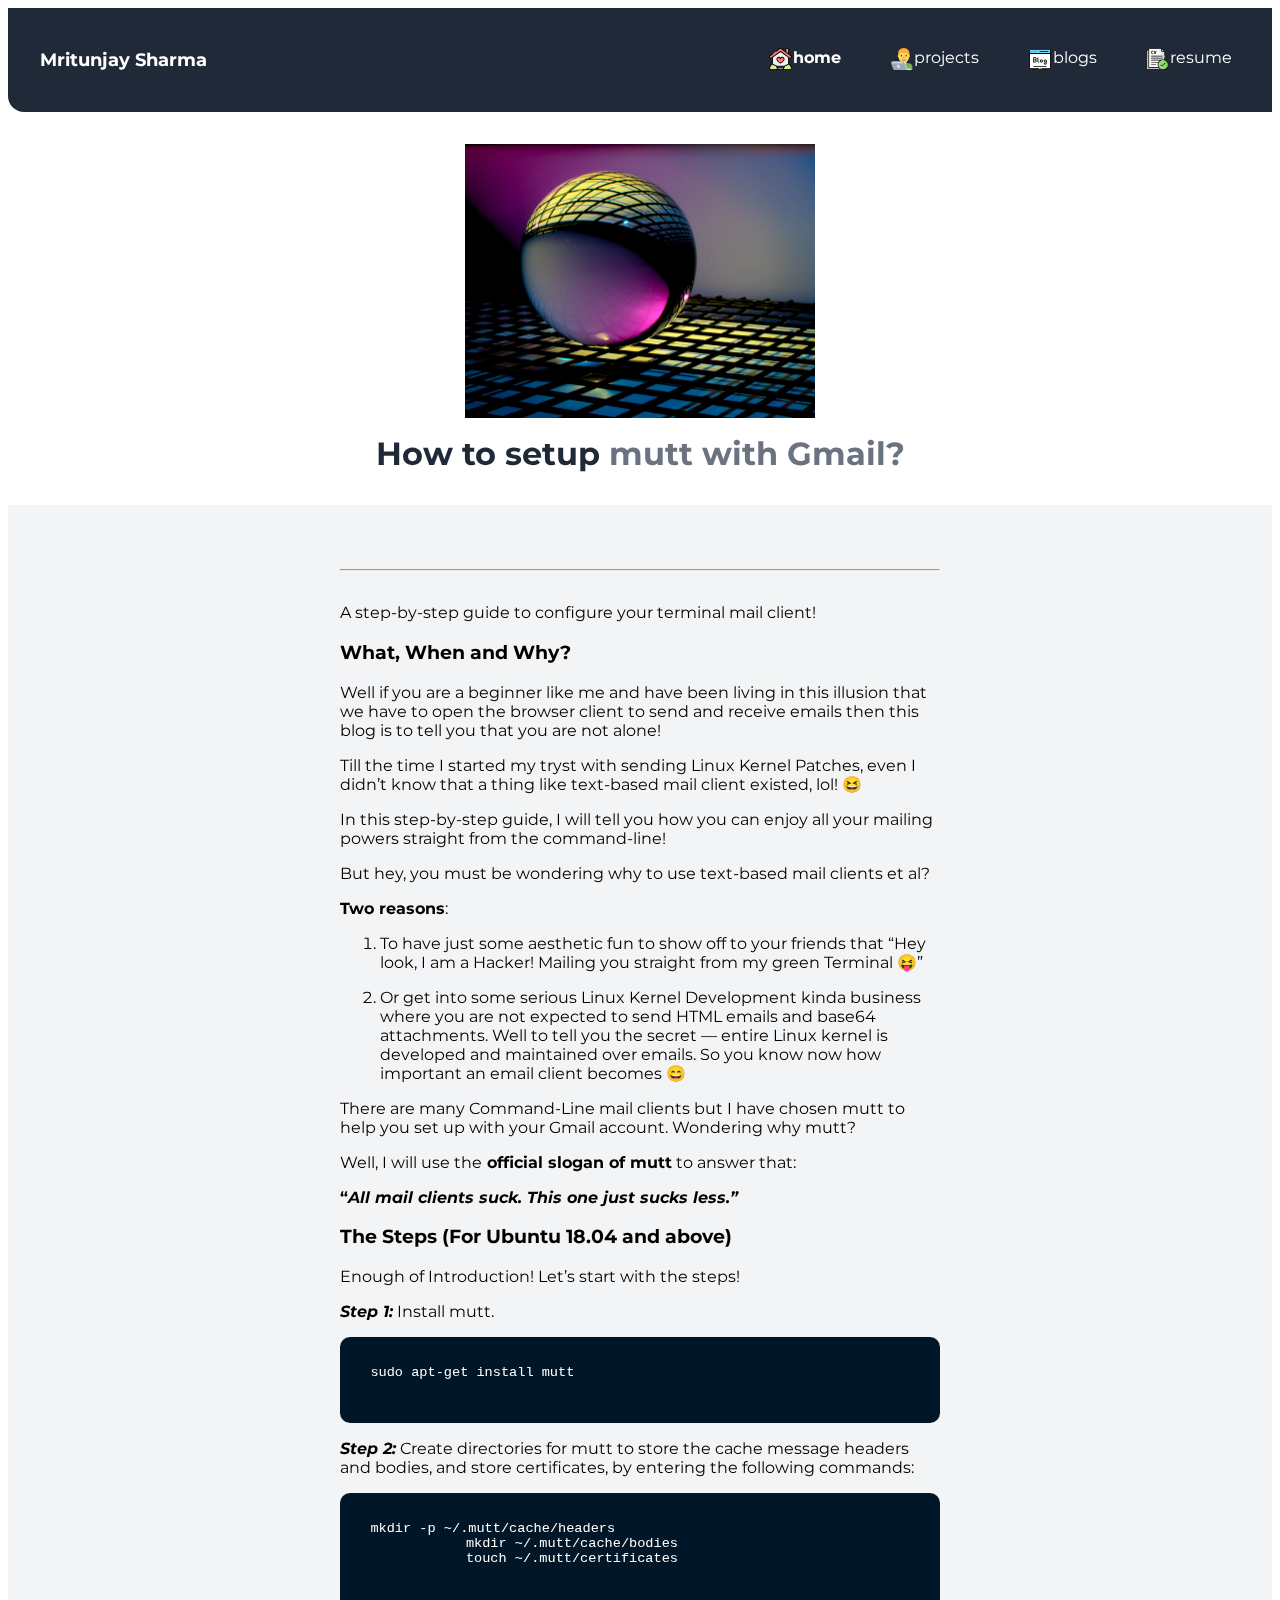
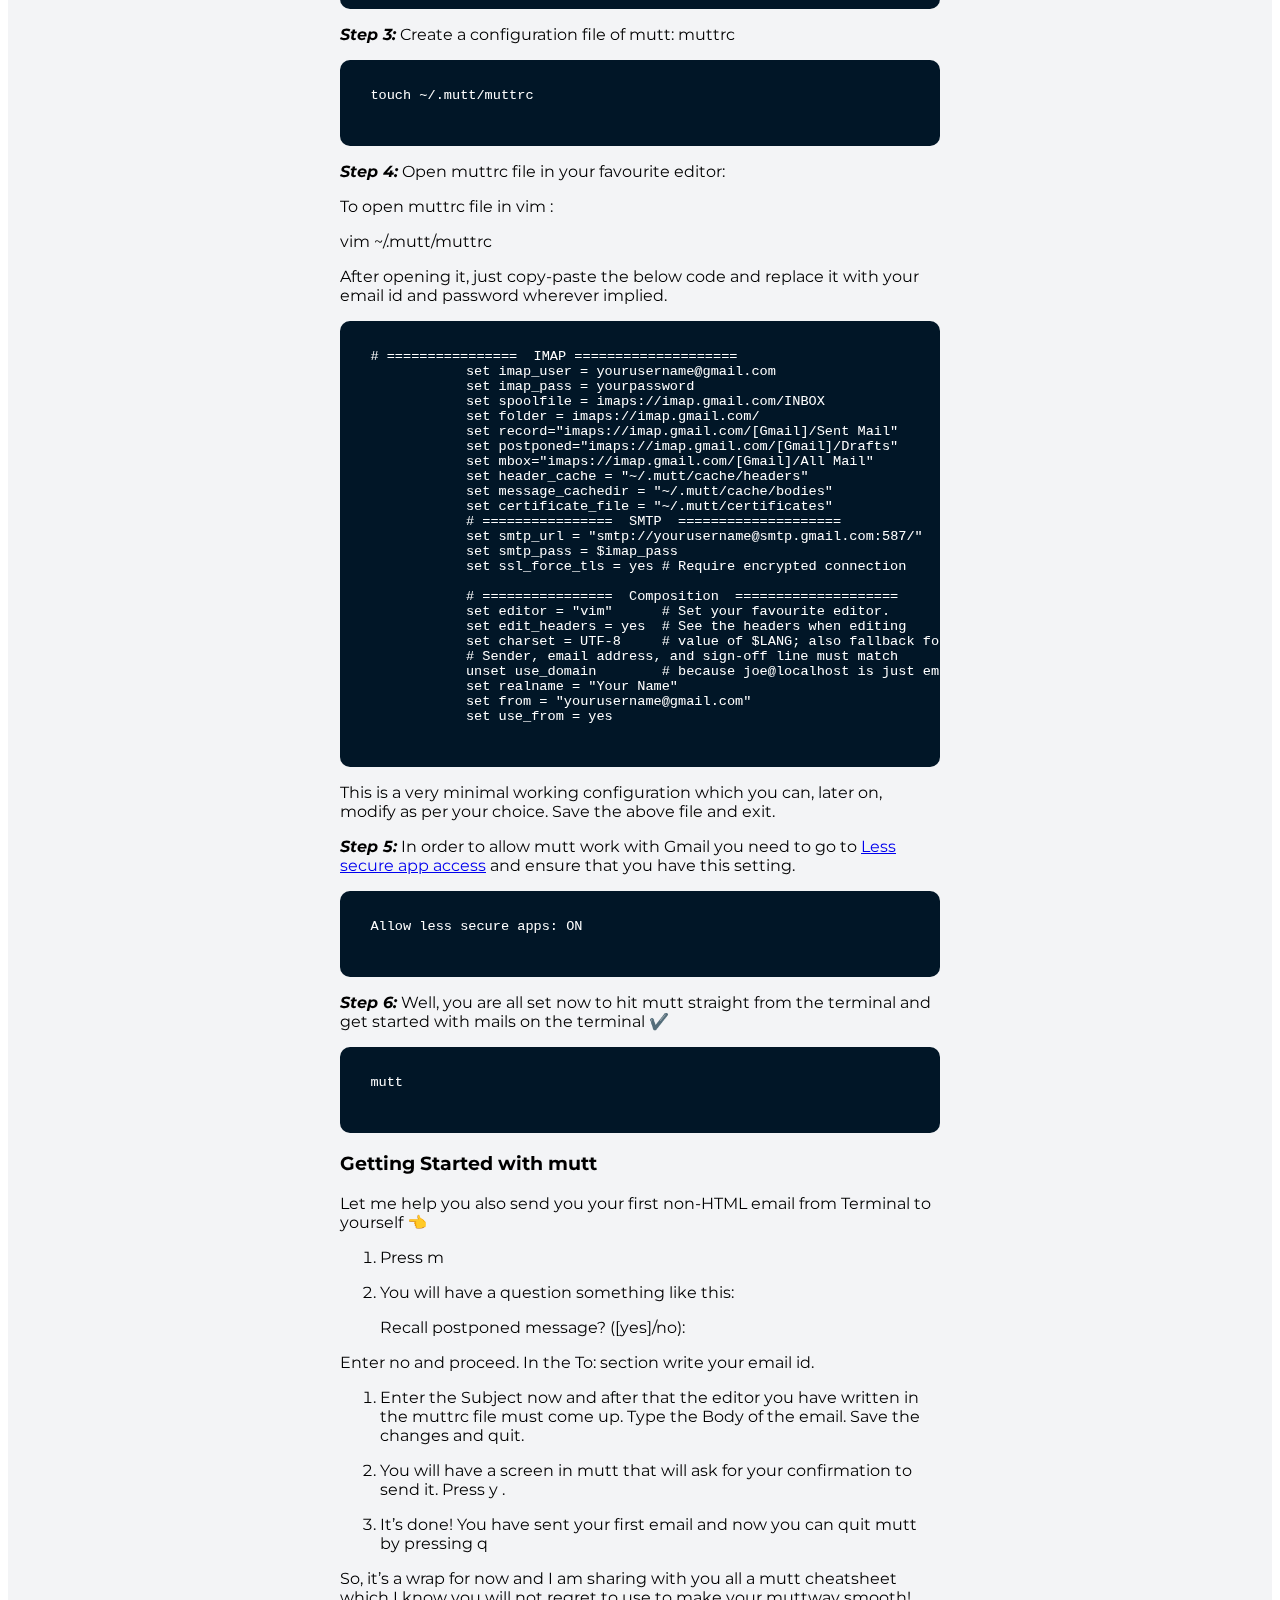
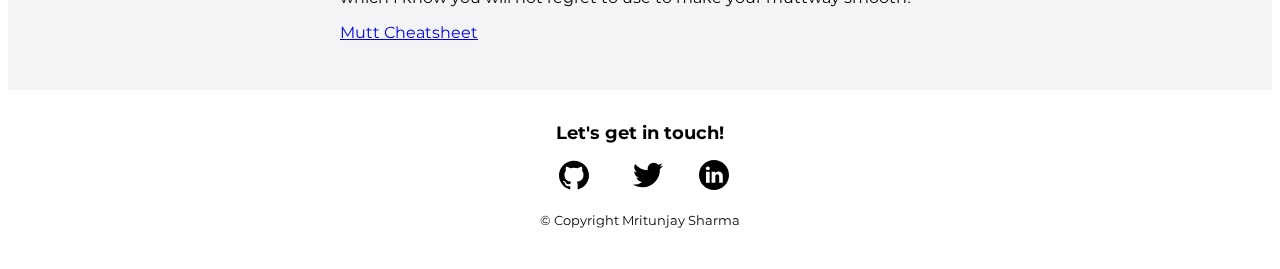
<file: blogs/how-to-install-mutt.html>
<!DOCTYPE html>
<html lang="en">

<head>
    <meta charset="UTF-8">
    <meta name="viewport" content="width=device-width, initial-scale=1.0">
    <title>blogs | How to set up mutt (text-based mail client) with Gmail?</title>
    <link href="/styles.css" rel="stylesheet" />
</head>

<body>
    <nav class="navigation container">
        <div class="nav-brand"><a class="link" href="/">Mritunjay Sharma</a></div>
        <label for="toggle"><img class="emoji" src="../images/burger.svg"></label>
        <input type="checkbox" id="toggle" />
        <ul class="list-non-bullet nav-pills">
            <li class="list-item-inline">
                <a class="link link-active" href="/"> <span class="icon"><img draggable="false" loading="eager"
                            class="emoji" alt="🏡" src="../images/home.svg"></span> home</a>
            </li>
            <li class="list-item-inline">
                <a class="link" href="../projects.html"> <span class="icon"><img draggable="false" loading="eager"
                            class="emoji" alt="👨‍💻" src="../images/projects.svg"></span> projects</a>
            </li>
            <li class="list-item-inline">
                <a class="link" href="../blogs.html"> <span class="icon"><img draggable="false" loading="eager"
                            class="emoji" alt="🗒" src="../images/blogging.svg"></span> blogs </a>
            </li>
            <li class="list-item-inline">
                <a class="link" href="https://drive.google.com/file/d/17zW8grPJZRVPUJFK2oLMcBYwqTbS1GIc/view"> <span
                        class="icon"><img draggable="false" loading="eager" class="emoji" alt="🗒"
                            src="../images/approved.svg"></span> resume </a>
            </li>
        </ul>
    </nav>

    <header class="hero">
        <img class="hero-img" src="../images/mutt.jpeg" />
        <h1 class="hero-heading container-center">How to setup <span class="heading-inverted"> mutt with Gmail?</span></h1>
    </header>

    <section class="section ow">
        <div class="container container-center">
            <hr>
            <p>A step-by-step guide to configure your terminal mail client!</p>
            <h3 id="what-when-and-why-">What, When and Why?</h3>
            <p>Well if you are a beginner like me and have been living in this illusion that we have to open the browser
                client to send and receive emails then this blog is to tell you that you are not alone!</p>
            <p>Till the time I started my tryst with sending Linux Kernel Patches, even I didn’t know that a thing like
                text-based mail client existed, lol! 😆</p>
            <p>In this step-by-step guide, I will tell you how you can enjoy all your mailing powers straight from the
                command-line!</p>
            <p>But hey, you must be wondering why to use text-based mail clients et al?</p>
            <p><strong>Two reasons</strong>:</p>
            <ol>
                <li>
                    <p>To have just some aesthetic fun to show off to your friends that “Hey look, I am a Hacker!
                        Mailing you straight from my green Terminal 😝”</p>
                </li>
                <li>
                    <p>Or get into some serious Linux Kernel Development kinda business where you are not expected to
                        send HTML emails and base64 attachments. Well to tell you the secret — entire Linux kernel is
                        developed and maintained over emails. So you know now how important an email client becomes 😄
                    </p>
                </li>
            </ol>
            <p>There are many Command-Line mail clients but I have chosen mutt to help you set up with your Gmail
                account. Wondering why mutt?</p>
            <p>Well, I will use the<strong> official slogan of mutt</strong> to answer that:</p>
            <p><strong>“<em>All mail clients suck. This one just sucks less.”</em></strong></p>
            <h3 id="the-steps-for-ubuntu-18-04-and-above-">The Steps (For Ubuntu 18.04 and above)</h3>
            <p>Enough of Introduction! Let’s start with the steps!</p>
            <p><strong><em>Step 1:</em></strong> Install mutt.</p>
            <pre><code>sudo apt-<span class="hljs-keyword">get</span> install mutt
            </code></pre>
            <p><strong><em>Step 2:</em></strong> Create directories for mutt to store the cache message headers and
                bodies, and store certificates, by entering the following commands:</p>
            <pre><code>mkdir -p ~<span class="hljs-regexp">/.mutt/cache</span><span class="hljs-regexp">/headers
            mkdir ~/</span>.mutt/cache/bodies
            touch ~<span class="hljs-regexp">/.mutt/certificates</span>
            </code></pre>
            <p><strong><em>Step 3:</em></strong> Create a configuration file of mutt: muttrc</p>
            <pre><code>touch ~<span class="hljs-regexp">/.mutt/mu</span>ttrc
            </code></pre>
            <p><strong><em>Step 4:</em></strong> Open muttrc file in your favourite editor:</p>
            <p>To open muttrc file in vim :</p>
            <p>vim ~/.mutt/muttrc</p>
            <p>After opening it, just copy-paste the below code and replace it with your email id and password wherever
                implied.</p>
            <pre><code><span class="hljs-comment"># ================  IMAP ====================</span>
            <span class="hljs-built_in">set</span> imap_user = yourusername@gmail.com
            <span class="hljs-built_in">set</span> imap_pass = yourpassword
            <span class="hljs-built_in">set</span> spoolfile = imaps://imap.gmail.com/INBOX
            <span class="hljs-built_in">set</span> folder = imaps://imap.gmail.com/
            <span class="hljs-built_in">set</span> record=<span class="hljs-string">"imaps://imap.gmail.com/[Gmail]/Sent Mail"</span>
            <span class="hljs-built_in">set</span> postponed=<span class="hljs-string">"imaps://imap.gmail.com/[Gmail]/Drafts"</span>
            <span class="hljs-built_in">set</span> mbox=<span class="hljs-string">"imaps://imap.gmail.com/[Gmail]/All Mail"</span>
            <span class="hljs-built_in">set</span> header_cache = <span class="hljs-string">"~/.mutt/cache/headers"</span>
            <span class="hljs-built_in">set</span> message_cachedir = <span class="hljs-string">"~/.mutt/cache/bodies"</span>
            <span class="hljs-built_in">set</span> certificate_file = <span class="hljs-string">"~/.mutt/certificates"</span>
            <span class="hljs-comment"># ================  SMTP  ====================</span>
            <span class="hljs-built_in">set</span> smtp_url = <span class="hljs-string">"smtp://yourusername@smtp.gmail.com:587/"</span>
            <span class="hljs-built_in">set</span> smtp_pass = <span class="hljs-variable">$imap_pass</span>
            <span class="hljs-built_in">set</span> ssl_force_tls = yes <span class="hljs-comment"># Require encrypted connection</span>
            
            <span class="hljs-comment"># ================  Composition  ====================</span>
            <span class="hljs-built_in">set</span> editor = <span class="hljs-string">"vim"</span>      <span class="hljs-comment"># Set your favourite editor.</span>
            <span class="hljs-built_in">set</span> edit_headers = yes  <span class="hljs-comment"># See the headers when editing</span>
            <span class="hljs-built_in">set</span> charset = UTF-8     <span class="hljs-comment"># value of $LANG; also fallback for send_charset</span>
            <span class="hljs-comment"># Sender, email address, and sign-off line must match</span>
            <span class="hljs-built_in">unset</span> use_domain        <span class="hljs-comment"># because joe@localhost is just embarrassing</span>
            <span class="hljs-built_in">set</span> realname = <span class="hljs-string">"Your Name"</span>
            <span class="hljs-built_in">set</span> from = <span class="hljs-string">"yourusername@gmail.com"</span>
            <span class="hljs-built_in">set</span> use_from = yes
            </code></pre>
            <p>This is a very minimal working configuration which you can, later on, modify as per your choice. Save the
                above file and exit.</p>
            <p><strong><em>Step 5:</em></strong> In order to allow mutt work with Gmail you need to go to <a
                    href="https://myaccount.google.com/lesssecureapps">Less secure app access</a> and ensure that you
                have this setting.</p>
            <pre><code><span class="hljs-attribute"><span class="hljs-nomarkup">Allow</span></span> less secure apps: <span class="hljs-literal">ON</span>
            </code></pre>
            <p><strong><em>Step 6:</em></strong> Well, you are all set now to hit mutt straight from the terminal and
                get started with mails on the terminal ✔️</p>
            <pre><code><span class="hljs-attribute">mutt</span>
            </code></pre>
            <h3 id="getting-started-with-mutt">Getting Started with mutt</h3>
            <p>Let me help you also send you your first non-HTML email from Terminal to yourself 👈</p>
            <ol>
                <li>
                    <p>Press m</p>
                </li>
                <li>
                    <p>You will have a question something like this:</p>
                    <p> Recall postponed message? ([yes]/no):</p>
                </li>
            </ol>
            <p>Enter no and proceed. In the To: section write your email id.</p>
            <ol>
                <li>
                    <p>Enter the Subject now and after that the editor you have written in the muttrc file must come up.
                        Type the Body of the email. Save the changes and quit.</p>
                </li>
                <li>
                    <p>You will have a screen in mutt that will ask for your confirmation to send it. Press y .</p>
                </li>
                <li>
                    <p>It’s done! You have sent your first email and now you can quit mutt by pressing q</p>
                </li>
            </ol>
            <p>So, it’s a wrap for now and I am sharing with you all a mutt cheatsheet which I know you will not regret
                to use to make your muttway smooth!</p>
            <p><a href="https://kapeli.com/cheat_sheets/Mutt.docset/Contents/Resources/Documents/index">Mutt
                    Cheatsheet</a></p>
        </div>
    </section>


    <footer class="footer">
        <div class="footer-header">Let's get in touch!</div>
        <ul class="social-links">
            <li class="list-item-inline">
                <a class="link" href="http://github.com/mritunjaysharma394"><img class="footer-sm-icon"
                        src="../images/github.svg" />
                </a>
            </li class="list-item-inline"> <a class="link" href="https://twitter.com/mritunjay394"><img
                    class="footer-sm-icon" src="../images/twitter.svg" />
            </a>
            </li class="list-item-inline"> <a class="link" href="https://www.linkedin.com/in/mritunjay394/"><img
                    class="footer-sm-icon" src="../images/linkedin.svg" /></li>
            </a>
        </ul>
        <small> © Copyright Mritunjay Sharma </small>
    </footer>
</body>

</html>
</file>
<file: styles.css>
@import url('https://fonts.googleapis.com/css2?family=Montserrat:wght@400;700&display=swap');

:root {
    --primary-color: #1F2937;
    --dark-gray: #6B7280;
    --off-white: #F3F4F6;
}

/* fixes right-space problem in mobile phones **/
/* html {
    width: 100%;
    height: 100%;
    margin: 0px;
    padding: 0px;
    overflow-x: hidden;
    overflow: hidden;
} */

body {
    font-family: 'Montserrat',
        sans-serif;
    /* 
    width: 100%;
    height: 100%;
    margin: 0px;
    padding: 0px;
    overflow-x: hidden; */
}

hr {
    margin: 2rem 0rem;
}

/** spaces **/

.margin-md {
    margin: 2rem;
}

/** containers **/
.container {
    padding-left: 1rem;
    padding-right: 1rem;
}

.container-center {
    max-width: 600px;
    margin: auto;
}

/** links **/

.link {
    box-sizing: border-box;
    text-decoration: none;
    padding: 0.5rem 1rem;
}

.link-primary {
    background-color: var(--primary-color);
    border-radius: 0.5rem;
    color: var(--off-white);
}

.link-primary:hover {
    color: var(--dark-gray);
}

.link-secondary {
    color: var(--primary-color);
    border-radius: 0.5rem;
    border: 1px solid var(--primary-color);
}

.link-secondary:hover {
    color: var(--dark-gray);
}

.link-center {
    text-align: center;
    padding: 0.5rem;

}

.navigation .link:hover {
    color: var(--dark-gray);
}




/** look for BEM conventions of CSS **/

/** lists **/

.list-non-bullet {
    list-style: none;
}

.list-item-inline {
    display: inline;
    padding: 0rem 0.5rem;
}

/** navigation **/

.navigation {
    background-color: var(--primary-color);
    display: flex;
    color: black;
    padding: 1rem;
    border-bottom-left-radius: 1rem;
    align-items: center;
    justify-content: space-between;
}

.navigation .nav-brand {
    font-weight: bolder;
    font-size: large;
    text-align: left;
}

.navigation .link {
    color: white;
    display: flex;
    flex-direction: row;
}

.navigation .nav-pills {
    text-align: right;
    display: flex;
    flex-direction: row;
}

.navigation .link-active {
    font-weight: bold;
}

/** header **/

.hero {
    padding: 2rem;
}

.hero .hero-img {
    max-width: 350px;
    display: block;
    margin: auto;
}

.hero .hero-heading {
    padding-top: 1rem;
    color: var(--primary-color);
    text-align: center;
}

.hero .hero-heading .heading-inverted {
    color: var(--dark-gray);
}

/** sections **/

.section {
    padding: 2rem;
}

.section h1 {
    text-align: center;
}

.list-non-bullet ul {
    padding-inline-start: 0px;
}

.ow {
    background-color: var(--off-white);
}

/** footers **/

.footer {
    /*background-color: var(--primary-color);*/
    padding: 2rem 1rem;
    text-align: center;
    color: black;
    border-top-right-radius: 1rem;
}

.footer-header {
    font-weight: bolder;
    font-size: large;
}

.footer .link {
    color: white;
}

.footer ul {
    padding-inline-start: 0px;
}

.footer-sm-icon {
    width: 30px;
}

/** emoji-wave **/

.wave {
    animation-name: wave-animation;
    /* Refers to the name of your @keyframes element below */
    animation-duration: 2.5s;
    /* Change to speed up or slow down */
    animation-iteration-count: infinite;
    /* Never stop waving :) */
    transform-origin: 70% 70%;
    /* Pivot around the bottom-left palm */
    display: inline-block;
}

@keyframes wave-animation {
    0% {
        transform: rotate(0.0deg)
    }

    10% {
        transform: rotate(14.0deg)
    }

    /* The following five values can be played with to make the waving more or less extreme */
    20% {
        transform: rotate(-8.0deg)
    }

    30% {
        transform: rotate(14.0deg)
    }

    40% {
        transform: rotate(-4.0deg)
    }

    50% {
        transform: rotate(10.0deg)
    }

    60% {
        transform: rotate(0.0deg)
    }

    /* Reset for the last half to pause */
    100% {
        transform: rotate(0.0deg)
    }
}

/** img emoji **/

img.emoji {
    height: 1.4em;
    width: 1.4em;
    margin: 0;
    padding: 0 .09em;
    vertical-align: -.18em;
    border: 0;
    display: inline-block;
    cursor: pointer;
}

a img.emoji {
    cursor: inherit;
}

/** icon **/

header nav ul li a span.icon {
    font-size: 1.15em;
    vertical-align: -.075em;
}

/* @media screen and (max-width: 500px) {
    .nav-brand a {
      float: none;
      display: block;
    }
  }

  @media screen and (max-width: 500px) {
    .navigation a {
      float: none;
      display: block;
      padding: 0rem;
    }
  } */

/** attempt to make responsive **/
/*
@media screen and (max-width: 768px) {
    .navigation .nav-pills {
        display: block;
        flex-direction: column;
        align-items: center;
    }
} */

/** best attempt to make it responsive */

label {
    margin: 0 40px 0 0;
    font-size: 26px;
    line-height: 70px;
    display: none;
    width: 26px;

}

#toggle {
    display: none;
}


@media only screen and (max-width: 768px) {

    html,
    body {
        width: 100%;
        overflow-x: hidden;
    }

    label {
        display: block;
        cursor: default;
    }

    .link-center {
        padding: 0rem;
    }

    .btn {
        display: block;
        padding: 0.5rem 1rem;
        width: 11rem;
        margin-bottom: 0.5rem;
        text-align: center;
    }

    .btn-projects {
        display: inline-block;
        padding: 0.5rem 1rem;
        width: 11rem;
        text-align: center;
    }

    .navigation {
        padding: 0.2rem;
        margin-right: 0.5rem;
    }

    .navigation .nav-pills {
        text-align: center;
        width: auto;
        display: none;
        position: absolute;
        right: 0px;
        top: 55px;
        background-color: var(--primary-color);
        border-bottom-left-radius: 1rem;
        border-bottom-right-radius: 1rem;
        /* border-top-right-radius: 1rem;
        border-top-left-radius: 1rem; */
        padding: 0rem;
        z-index: 50;
        margin-right: initial;
    }

    /* .navigation a{
        display: block;
        margin: 0;

    }  */
    #toggle:checked+.nav-pills {
        display: block;
        flex-direction: column;
        display: flex;
        align-items: flex-start;
        justify-content: space-around;
    }

}

/** coding-lanugage **/

pre {
    display: block;
    padding: 28px;
    margin: 0px 0px 14px;
    font-size: 85%;
    font-family: Consolas, Menlo, Monaco, source-code-pro, "Courier New", monospace;
    tab-size: 4;
    hyphens: none;
    color: white;
    background-color: #011627;
    overflow: auto;
    border-radius: 10px;
}



code {
    font-family: Consolas, Menlo, Monaco, source-code-pro, "Courier New", monospace;
    line-height: 100%;
    background-color: #D1D1D0;
    padding: 0.15rem 0.15rem;
    border-radius: 0.25rem;
    letter-spacing: normal;
    word-break: normal;
}


pre code {
    border: none;
    background: none;
    line-height: 1em;
    letter-spacing: normal;
    word-break: break-all;
}

blockquote {
    background: #f9f9f9;
    border-left: 10px solid #ccc;
    margin: 1.5em 10px;
    padding: 0.5em 10px;
    quotes: "\201C""\201D""\2018""\2019";
}

blockquote:before {
    color: #ccc;
    content: open-quote;
    font-size: 4em;
    line-height: 0.1em;
    margin-right: 0.25em;
    vertical-align: -0.4em;
}

blockquote p {
    display: inline;
}

.blog-images {
    max-width: 100%;
    height: auto;
}
</file>
